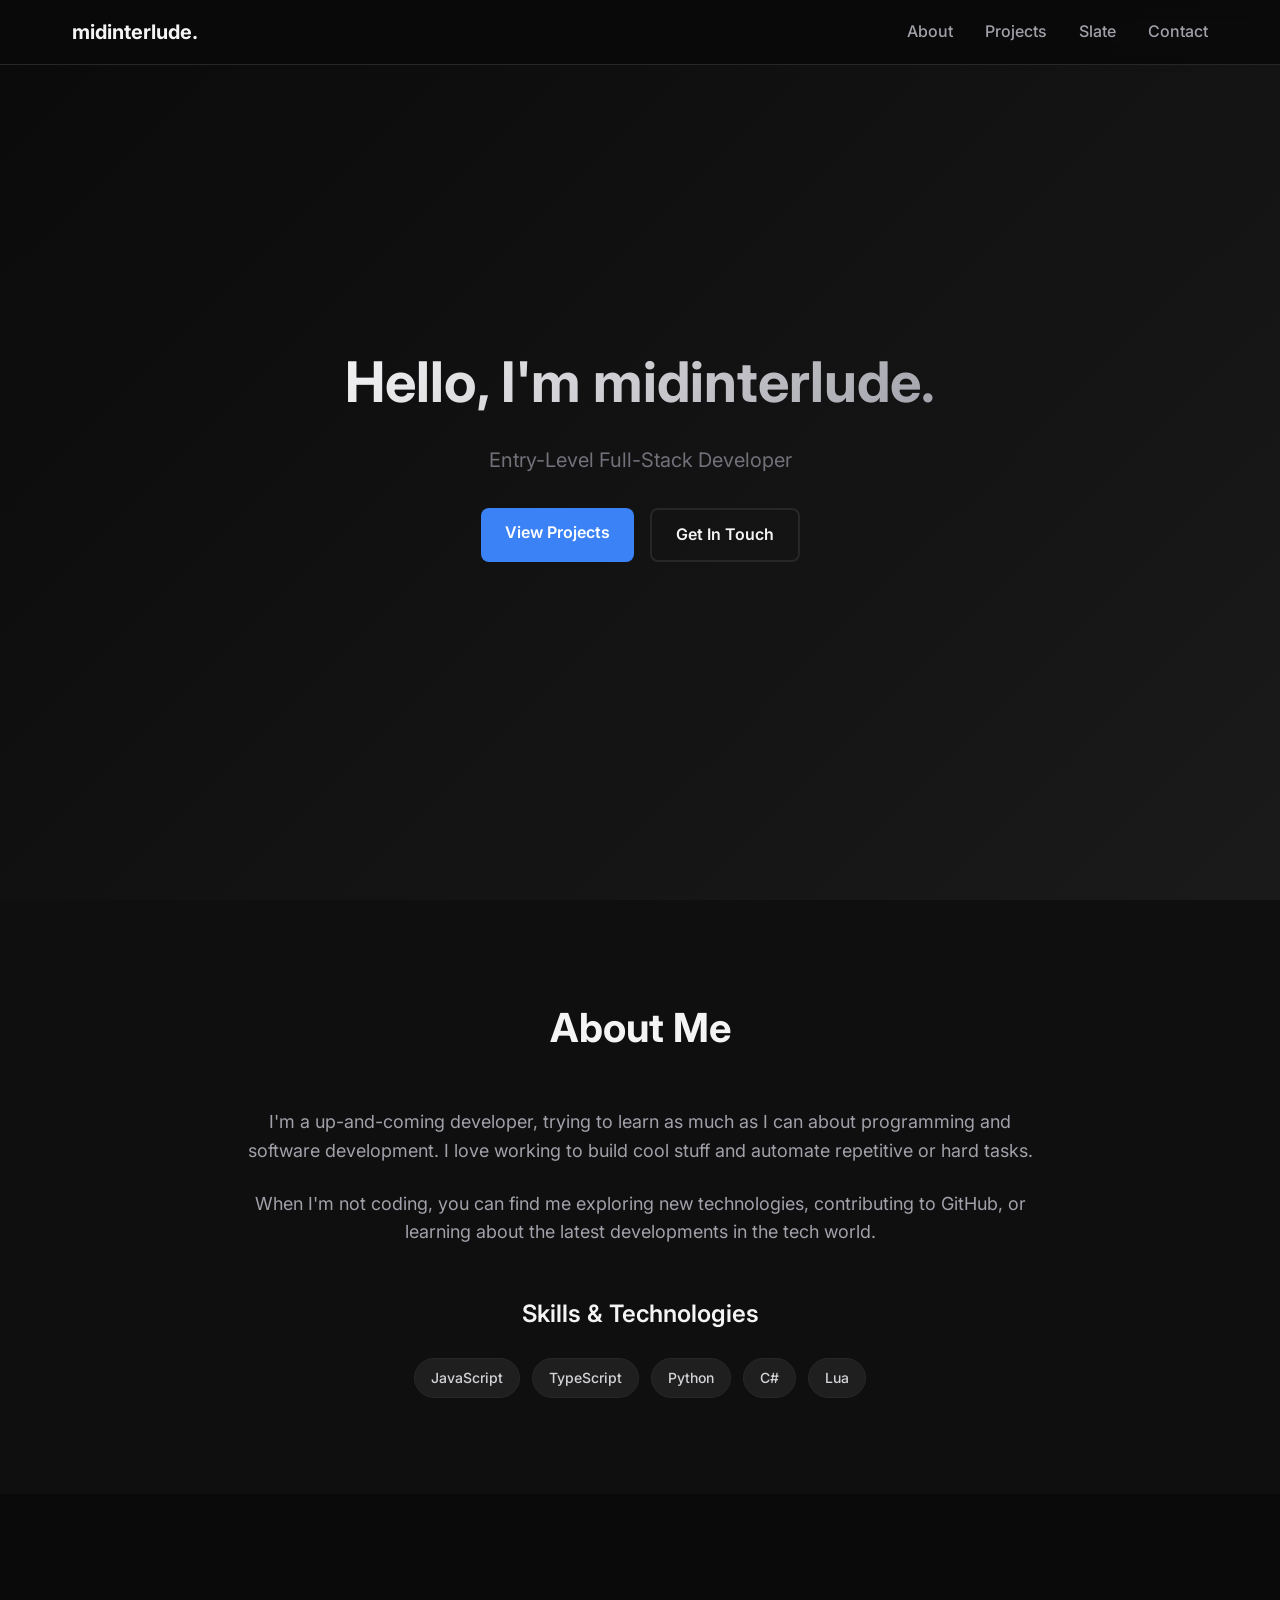
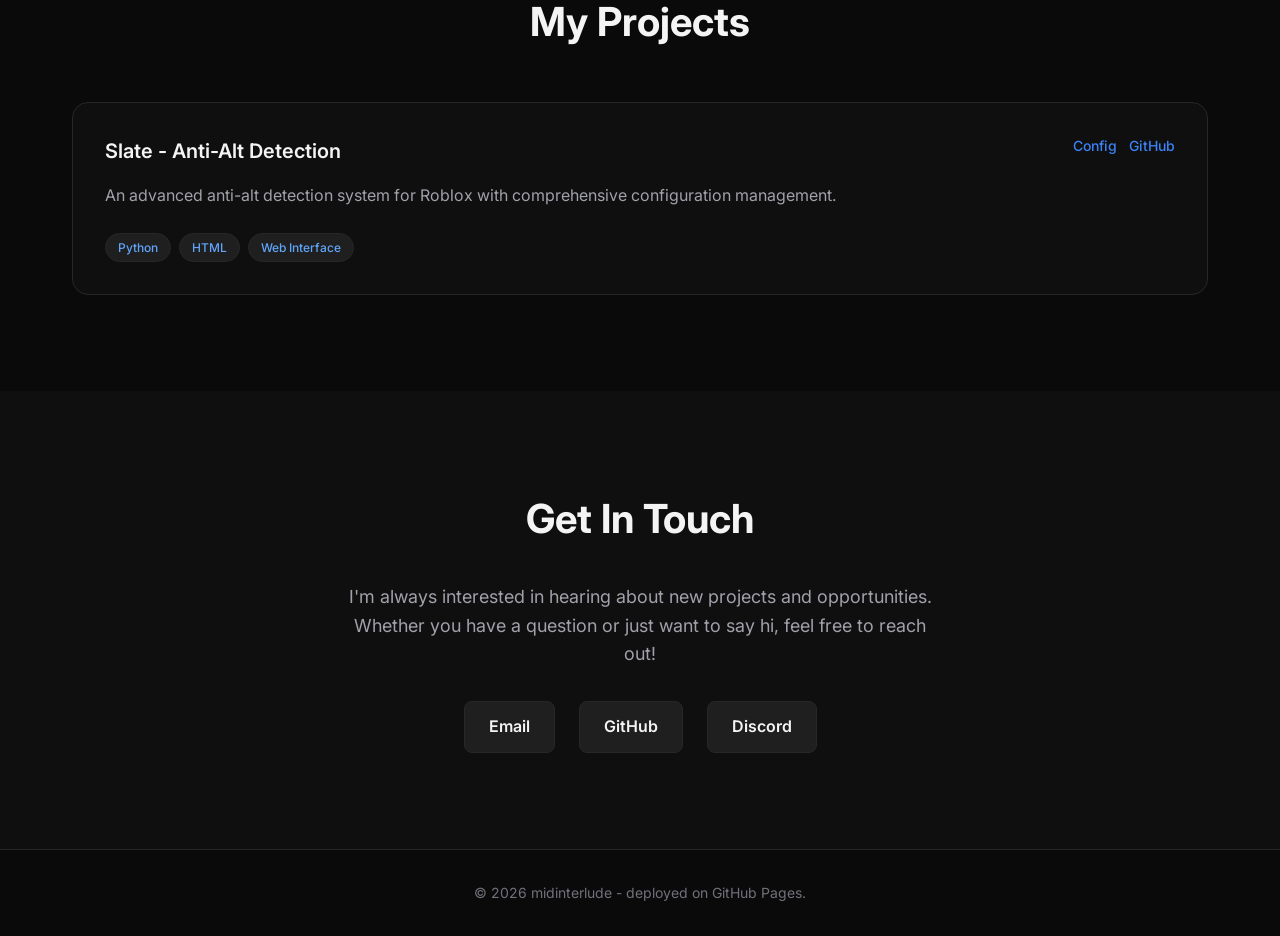
<file: index.html>
<!DOCTYPE html>
<html lang="en">
<head>
    <meta charset="UTF-8">
    <meta name="viewport" content="width=device-width, initial-scale=1.0">
    <title>midinterlude - portfolio</title>
    <link rel="stylesheet" href="styles.css">
    <link href="https://fonts.googleapis.com/css2?family=Inter:wght@400;500;600;700&display=swap" rel="stylesheet">
</head>
<body>
    <header>
        <nav>
            <div class="nav-container">
                <h1 class="nav-logo">midinterlude.</h1>
                <ul class="nav-links">
                    <li><a href="#about">About</a></li>
                    <li><a href="#projects">Projects</a></li>
                    <li><a href="slate/" target="_blank">Slate</a></li>
                    <li><a href="#contact">Contact</a></li>
                </ul>
            </div>
        </nav>
    </header>

    <main>
        <section id="hero">
            <div class="hero-content">
                <h1>Hello, I'm midinterlude.</h1>
                <p class="hero-subtitle">Entry-Level Full-Stack Developer</p>
                <div class="hero-buttons">
                    <a href="#projects" class="btn btn-primary">View Projects</a>
                    <a href="#contact" class="btn btn-secondary">Get In Touch</a>
                </div>
            </div>
        </section>

        <section id="about">
            <div class="container">
                <h2>About Me</h2>
                <div class="about-content">
                    <div class="about-text">
                        <p>
                            I'm a up-and-coming developer, trying to learn as much as I can about programming and software development. 
                            I love working to build cool stuff and automate repetitive or hard tasks.
                        </p>
                        <p>
                            When I'm not coding, you can find me exploring new technologies, contributing to GitHub, or learning about 
                            the latest developments in the tech world.
                        </p>
                        <div class="skills">
                            <h3>Skills & Technologies</h3>
                            <div class="skill-tags">
                                <span class="skill-tag">JavaScript</span>
                                <span class="skill-tag">TypeScript</span>
                                <span class="skill-tag">Python</span>
                                <span class="skill-tag">C#</span>
                                <span class="skill-tag">Lua</span>
                            </div>
                        </div>
                    </div>
                </div>
            </div>
        </section>

        <section id="projects">
            <div class="container">
                <h2>My Projects</h2>
                <div class="projects-grid">
                    <div class="project-card">
                        <div class="project-header">
                            <h3>Slate - Anti-Alt Detection</h3>
                            <div class="project-links">
                                <a href="slate/" class="project-link" target="_blank">Config</a>
                                <a href="https://github.com/midinterlude/Slate" class="project-link" target="_blank">GitHub</a>
                            </div>
                        </div>
                        <p class="project-description">
                            An advanced anti-alt detection system for Roblox with comprehensive configuration management.
                        </p>
                        <div class="project-tech">
                            <span class="tech-tag">Python</span>
                            <span class="tech-tag">HTML</span>
                            <span class="tech-tag">Web Interface</span>
                        </div>
                    </div>
                </div>
            </div>
        </section>

        <section id="contact">
            <div class="container">
                <h2>Get In Touch</h2>
                <div class="contact-content">
                    <p>
                        I'm always interested in hearing about new projects and opportunities. 
                        Whether you have a question or just want to say hi, feel free to reach out!
                    </p>
                    <div class="contact-links">
                        <a href="mailto:midinterlude.secrecy577@passmail.net" class="contact-link" target="_blank">Email</a>
                        <a href="https://github.com/midinterlude" class="contact-link" target="_blank">GitHub</a>
                        <a href="https://discordapp.com/users/1391896842219815066" class="contact-link" target="_blank">Discord</a>
                    </div>
                </div>
            </div>
        </section>
    </main>

    <footer>
        <div class="container">
            <p>&copy; 2026 midinterlude - deployed on GitHub Pages.</p>
        </div>
    </footer>
</body>

</html>
</file>
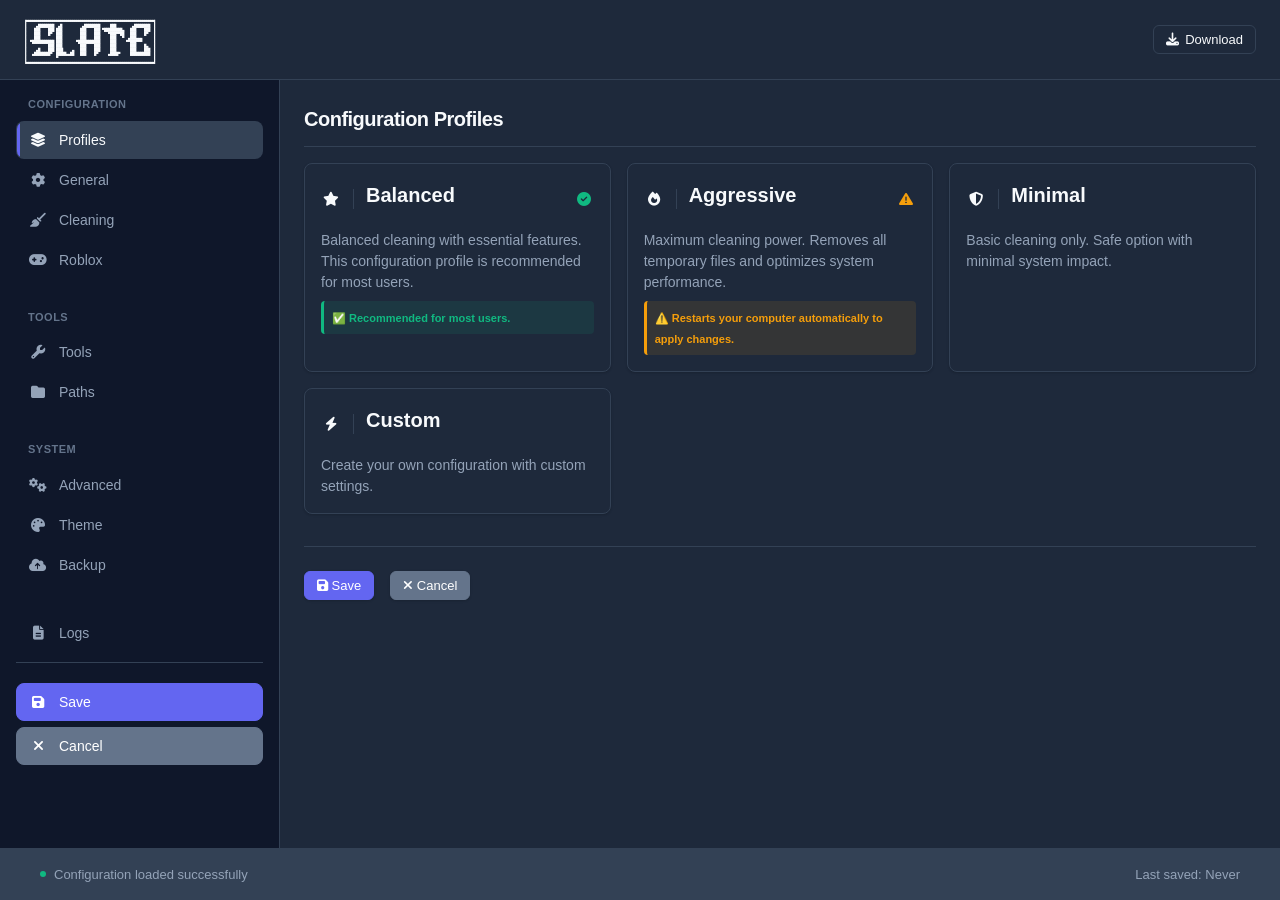
<file: slate/index.html>
<!DOCTYPE html>
<html lang="en">
<head>
    <meta charset="UTF-8">
    <meta name="viewport" content="width=device-width, initial-scale=1.0">
    <title>Slate - Configuration Manager</title>
    <link rel="stylesheet" href="https://cdnjs.cloudflare.com/ajax/libs/font-awesome/6.4.0/css/all.min.css">
    <style>
        @import url('https://fonts.googleapis.com/css2?family=Inter:wght@300;400;500;600;700&family=JetBrains+Mono:wght@400;500&display=swap');
        
        * {
            margin: 0;
            padding: 0;
            box-sizing: border-box;
        }

        :root {
            --bg-primary: #0f172a;        
            --bg-secondary: #1e293b;      
            --bg-tertiary: #334155;       
            --bg-elevated: #1e293b;       
            --bg-overlay: #0f172a;

            --border-primary: #334155;    
            --border-secondary: #1e293b;

            --text-primary: #f8fafc;      
            --text-secondary: #94a3b8;    
            --text-muted: #64748b;        
            --text-link: #818cf8;         

            --accent-primary: #6366f1;    
            --accent-hover: #4f46e5;

            --success: #10b981;           
            --danger: #f43f5e;             
            --warning: #f59e0b;           

            --code-bg: #1e293b;

            --shadow: 0 1px 3px rgba(0, 0, 0, 0.1), 0 1px 2px rgba(0, 0, 0, 0.06);
            --shadow-sm: 0 1px 2px rgba(0, 0, 0, 0.05);
            --shadow-lg: 0 10px 25px rgba(0, 0, 0, 0.1);
            --radius-sm: 6px;
            --radius-md: 8px;
            --radius-lg: 12px;
            --radius-xl: 16px;
        }

        body {
            font-family: 'Segoe UI', 'Roboto', 'Oxygen', 'Ubuntu', 'Cantarell', sans-serif;
            background: var(--bg-secondary);
            color: var(--text-primary);
            min-height: 100vh;
            line-height: 1.5;
            font-size: 14px;
        }

        .container {
            width: 100%;
            height: 100vh;
            background: var(--bg-secondary);
            border: none;
            border-radius: 0;
            box-shadow: none;
            overflow: hidden;
            display: flex;
            flex-direction: column;
            margin: 0;
        }

        .header {
            background: var(--bg-elevated);
            color: var(--text-primary);
            padding: 20px 24px;
            text-align: left;
            border-bottom: 1px solid var(--border-primary);
            border-radius: 0;
            display: flex;
            justify-content: space-between;
            align-items: center;
            height: 80px;
        }

        .header h1 {
            font-size: 4px;
            font-weight: 600;
            margin: 0;
            letter-spacing: -0.025em;
            color: var(--text-primary);
            white-space: pre;
            line-height: 1;
            font-family: 'Courier New', monospace;
            letter-spacing: -0.1em;
        }

        .header-actions {
            display: flex;
            gap: 8px;
            align-items: center;
        }

        .header-btn {
            padding: 6px 12px;
            background: var(--bg-elevated);
            color: var(--text-primary);
            border: 1px solid var(--border-primary);
            border-radius: var(--radius-sm);
            cursor: pointer;
            font-size: 13px;
            font-weight: 500;
            transition: all 0.15s ease;
            text-decoration: none;
            display: inline-flex;
            align-items: center;
            gap: 6px;
            box-shadow: none;
        }

        .header-btn:hover {
            background: var(--bg-overlay);
            border-color: var(--border-primary);
            transform: none;
            box-shadow: none;
        }


        .main-content {
            display: flex;
            flex: 1;
            min-height: 0;
        }

        .sidebar {
            background: var(--bg-primary);
            border-right: 1px solid var(--border-primary);
            padding: 16px;
            min-width: 280px;
            max-width: 280px;
            display: flex;
            flex-direction: column;
            gap: 8px;
            height: calc(100vh - 80px);
            overflow-y: auto;
        }

        .sidebar-actions {
            padding-top: 20px;
            border-top: 1px solid var(--border-primary);
            display: flex;
            flex-direction: column;
            gap: 4px;
        }

        .sidebar-btn {
            display: flex;
            align-items: center;
            width: 100%;
            padding: 10px 12px;
            margin-bottom: 2px;
            background: transparent;
            border: 1px solid transparent;
            border-radius: 8px;
            cursor: pointer;
            transition: all 0.2s cubic-bezier(0.25, 1.1, 0.4, 1);
            font-size: 14px;
            font-weight: 500;
            color: var(--text-secondary);
            text-decoration: none;
            position: relative;
        }

        .sidebar-btn i {
            width: 18px;
            text-align: center;
            flex-shrink: 0;
            margin-right: 12px;
            color: var(--text-secondary);
            transition: color 0.2s ease;
        }

        .sidebar-btn:hover {
            background: var(--bg-tertiary);
            color: var(--text-primary);
            transform: translateX(2px);
        }

        .sidebar-btn:hover i {
            color: var(--text-primary);
        }

        .sidebar-btn.btn-primary {
            background: var(--accent-primary) !important;
            color: white !important;
            border-color: var(--accent-primary) !important;
        }

        .sidebar-btn.btn-primary i {
            color: white !important;
        }

        .sidebar-btn.btn-primary:hover {
            transform: translateX(2px);
            opacity: 0.9;
        }

        .sidebar-btn.btn-secondary {
            background: var(--text-muted) !important;
            color: white !important;
            border-color: var(--text-muted) !important;
        }

        .sidebar-btn.btn-secondary i {
            color: white !important;
        }

        .sidebar-btn.btn-secondary:hover {
            background: var(--text-secondary) !important;
            border-color: var(--text-secondary) !important;
            transform: translateX(2px);
        }

        .nav-section {
            margin-bottom: 20px;
        }

        .nav-section-title {
            font-size: 11px;
            font-weight: 600;
            text-transform: uppercase;
            letter-spacing: 0.5px;
            color: var(--text-muted);
            margin-bottom: 8px;
            padding: 0 12px;
        }

        .nav-item {
            display: flex;
            align-items: center;
            width: 100%;
            padding: 10px 12px;
            margin-bottom: 2px;
            background: transparent;
            border: 1px solid transparent;
            border-radius: 8px;
            cursor: pointer;
            transition: all 0.2s cubic-bezier(0.25, 1.1, 0.4, 1);
            font-size: 14px;
            font-weight: 500;
            color: var(--text-secondary);
            text-decoration: none;
            position: relative;
        }

        .nav-item i {
            width: 18px;
            text-align: center;
            flex-shrink: 0;
            margin-right: 12px;
            color: var(--text-secondary);
            transition: color 0.2s ease;
        }

        .nav-item .divider {
            width: 1px;
            height: 16px;
            background: var(--border-primary);
            margin: 0 8px;
        }

        .nav-item:hover i,
        .nav-item.active i {
            color: var(--text-primary);
        }

        .nav-item:hover {
            background: var(--bg-tertiary);
            color: var(--text-primary);
            transform: translateX(2px);
        }

        .nav-item.active {
            background: var(--bg-tertiary);
            color: var(--text-primary);
            font-weight: 500;
            position: relative;
            overflow: hidden;
        }

        .nav-item.active::before {
            content: '';
            position: absolute;
            left: 0;
            top: 0;
            width: 3px;
            height: 100%;
            background: var(--accent-primary);
            border-radius: 0 2px 2px 0;
            animation: slideIn 0.3s cubic-bezier(0.25, 1.1, 0.4, 1);
        }

        @keyframes slideIn {
            from {
                transform: translateX(-100%);
            }
            to {
                transform: translateX(0);
            }
        }

        .nav-item.active .divider {
            background: rgba(255, 255, 255, 0.3) !important;
        }

        .content {
            flex: 1;
            padding: 24px;
            overflow-y: auto;
            max-height: calc(100vh - 60px);
            background: var(--bg-secondary);
        }

        .section {
            display: none;
        }

        .section.active {
            display: block;
            animation: fadeIn 0.2s ease;
        }

        @keyframes fadeIn {
            from { opacity: 0; transform: translateY(8px); }
            to { opacity: 1; transform: translateY(0); }
        }

        .section h2 {
            color: var(--text-primary);
            margin-bottom: 16px;
            font-size: 20px;
            font-weight: 600;
            letter-spacing: -0.025em;
            border-bottom: 1px solid var(--border-primary);
            padding-bottom: 12px;
        }

        .profile-cards {
            display: grid;
            grid-template-columns: repeat(auto-fit, minmax(280px, 1fr));
            gap: 16px;
            margin-bottom: 32px;
        }

        .profile-card {
            background: var(--bg-elevated);
            border: 1px solid var(--border-primary);
            border-radius: var(--radius-md);
            padding: 16px;
            cursor: pointer;
            transition: all 0.15s ease;
            text-align: left;
            box-shadow: var(--shadow);
        }

        .profile-card-header {
            display: flex;
            align-items: center;
            gap: 12px;
            margin-bottom: 12px;
        }

        .profile-card-header i {
            width: 20px;
            text-align: center;
            flex-shrink: 0;
        }

        .profile-card-header .divider {
            width: 1px;
            height: 20px;
            background: var(--border-primary);
            flex-shrink: 0;
        }

        .profile-card-header h3 {
            flex: 1;
            margin: 0;
        }

        .profile-card:hover {
            background: var(--bg-overlay);
            border-color: var(--border-primary);
            transform: none;
            box-shadow: var(--shadow-lg);
        }

        .profile-card.selected {
            background: var(--accent-primary);
            border-color: var(--accent-primary);
            color: white;
            box-shadow: var(--shadow);
            transform: none;
        }

        .profile-card h3 {
            color: var(--text-primary);
            margin-bottom: 8px;
            font-size: 1.25rem;
            font-weight: 600;
        }

        .profile-card.selected h3 {
            color: white;
        }

        .profile-card p {
            color: var(--text-secondary);
            font-size: 14px;
            line-height: 1.5;
            font-weight: 400;
        }

        .profile-card.selected p {
            color: rgba(255, 255, 255, 0.9);
        }

        .config-group {
            background: var(--bg-elevated);
            border: 1px solid var(--border-primary);
            border-radius: var(--radius-md);
            padding: 20px;
            margin-bottom: 16px;
            box-shadow: var(--shadow);
        }

        .config-group h3 {
            color: var(--text-primary);
            margin-bottom: 16px;
            font-size: 14px;
            font-weight: 600;
            letter-spacing: -0.025em;
        }

        .config-item {
            display: flex;
            align-items: center;
            justify-content: space-between;
            padding: 16px 0;
            border-bottom: 1px solid var(--border-secondary);
        }

        .config-item:last-child {
            border-bottom: none;
        }

        .config-label {
            flex: 1;
            font-weight: 500;
            color: var(--text-primary);
            font-size: 14px;
        }

        .config-description {
            font-size: 13px;
            color: var(--text-muted);
            margin-top: 4px;
            font-weight: 400;
        }

        .toggle-switch {
            position: relative;
            width: 40px;
            height: 22px;
            background: #d1d5db;
            border: 1px solid var(--border-primary);
            border-radius: 11px;
            cursor: pointer;
            transition: all 0.15s ease;
            box-shadow: none;
        }

        .toggle-switch.active {
            background: var(--accent-primary);
            border-color: var(--accent-primary);
            box-shadow: none;
        }

        .toggle-switch::after {
            content: '';
            position: absolute;
            top: 2px;
            left: 2px;
            width: 16px;
            height: 16px;
            background: #6b7280;
            border-radius: 50%;
            transition: all 0.15s ease;
            box-shadow: var(--shadow-sm);
        }

        .toggle-switch.active::after {
            transform: translateX(18px);
            background: white;
            box-shadow: var(--shadow-sm);
        }

        .text-input {
            padding: 6px 10px;
            background: var(--bg-elevated);
            border: 1px solid var(--border-primary);
            border-radius: var(--radius-sm);
            font-size: 13px;
            width: 200px;
            color: var(--text-primary);
            font-family: -apple-system, BlinkMacSystemFont, 'Segoe UI', sans-serif;
            transition: all 0.15s ease;
        }

        .text-input:focus {
            outline: none;
            border-color: var(--accent-primary);
            box-shadow: 0 0 0 2px rgba(91, 95, 222, 0.15);
            transform: none;
        }

        .text-input::placeholder {
            color: var(--text-muted);
        }

        .list-editor {
            border: 1px solid var(--border-primary);
            border-radius: var(--radius-md);
            padding: 20px;
            background: var(--bg-primary);
            box-shadow: var(--shadow-sm);
        }

        .list-item {
            display: flex;
            align-items: center;
            justify-content: space-between;
            padding: 14px;
            margin-bottom: 10px;
            background: var(--bg-elevated);
            border: 1px solid var(--border-secondary);
            border-radius: var(--radius-sm);
            font-family: 'JetBrains Mono', monospace;
            font-size: 13px;
            transition: all 0.2s ease;
        }

        .list-item:last-child {
            margin-bottom: 0;
        }

        .btn {
            padding: 6px 12px;
            border: 1px solid var(--border-primary);
            border-radius: var(--radius-sm);
            cursor: pointer;
            font-size: 13px;
            font-weight: 500;
            transition: all 0.15s ease;
            text-decoration: none;
            display: inline-block;
            text-align: center;
            font-family: -apple-system, BlinkMacSystemFont, 'Segoe UI', sans-serif;
            background: var(--bg-elevated);
            color: var(--text-primary);
            box-shadow: var(--shadow);
        }

        .btn:hover {
            transform: none;
            box-shadow: var(--shadow-lg);
        }

        .btn-primary {
            background: var(--accent-primary);
            color: white;
            border-color: var(--accent-primary);
        }

        .btn-primary:hover {
            background: var(--accent-hover);
            border-color: var(--accent-hover);
            box-shadow: var(--shadow-lg);
        }

        .btn-success {
            background: var(--success);
            color: white;
            border-color: var(--success);
        }

        .btn-success:hover {
            background: #059669;
            border-color: #059669;
            box-shadow: var(--shadow-lg);
        }

        .btn-danger {
            background: var(--danger);
            color: white;
            border-color: var(--danger);
        }

        .btn-danger:hover {
            background: #dc2626;
            color: white;
        }

        .btn-secondary {
            background: var(--text-muted);
            color: white;
            border-color: var(--text-muted);
        }

        .btn-secondary:hover {
            background: var(--text-secondary);
            border-color: var(--text-secondary);
            color: white;
        }

        .btn-sm {
            padding: 6px 12px;
            font-size: 12px;
        }

        .action-buttons {
            display: flex;
            gap: 16px;
            margin-top: 32px;
            padding-top: 24px;
            border-top: 1px solid var(--border-primary);
        }

        .status-bar {
            background: var(--bg-tertiary);
            padding: 16px 40px;
            display: flex;
            justify-content: space-between;
            align-items: center;
            font-size: 13px;
            border-top: 1px solid var(--border-primary);
            color: var(--text-secondary);
        }

        .status-indicator {
            display: flex;
            align-items: center;
            gap: 8px;
        }

        .status-dot {
            width: 6px;
            height: 6px;
            border-radius: 50%;
            background: var(--success);
        }

        .modal {
            display: none;
            position: fixed;
            top: 0;
            left: 0;
            width: 100%;
            height: 100%;
            background: rgba(0, 0, 0, 0.8);
            z-index: 1000;
            backdrop-filter: blur(4px);
        }

        .modal-content {
            position: absolute;
            top: 50%;
            left: 50%;
            transform: translate(-50%, -50%);
            background: var(--bg-secondary);
            border: 1px solid var(--border-primary);
            border-radius: var(--radius-lg);
            padding: 36px;
            max-width: 500px;
            width: 90%;
            box-shadow: var(--shadow);
        }

        .modal h3 {
            margin-bottom: 16px;
            color: var(--text-primary);
            font-size: 1.25rem;
            font-weight: 600;
        }

        .modal p {
            color: var(--text-secondary);
            margin-bottom: 24px;
            line-height: 1.5;
        }

        .modal-buttons {
            display: flex;
            gap: 12px;
            justify-content: flex-end;
        }

        .file-input-wrapper {
            position: relative;
            overflow: hidden;
            display: inline-block;
        }

        .file-input-wrapper input[type=file] {
            position: absolute;
            left: -9999px;
        }

        .file-input-label {
            padding: 12px 20px;
            background: linear-gradient(135deg, var(--accent-primary) 0%, var(--accent-hover) 100%);
            color: white;
            border-radius: var(--radius-sm);
            cursor: pointer;
            display: inline-block;
            font-size: 14px;
            font-weight: 500;
            transition: all 0.3s cubic-bezier(0.4, 0, 0.2, 1);
            border: 1px solid var(--accent-primary);
            box-shadow: var(--shadow-sm);
        }

        .file-input-label:hover {
            background: linear-gradient(135deg, var(--accent-hover) 0%, #ff4757 100%);
            border-color: var(--accent-hover);
            transform: translateY(-2px) scale(1.02);
            box-shadow: 0 8px 24px rgba(220, 20, 60, 0.4);
        }

        /* Theme Editor Styles */
        .theme-presets {
            display: grid;
            grid-template-columns: repeat(auto-fit, minmax(200px, 1fr));
            gap: 16px;
            margin-top: 16px;
        }

        .theme-preset {
            background: var(--bg-elevated);
            border: 1px solid var(--border-primary);
            border-radius: var(--radius-md);
            padding: 20px;
            cursor: pointer;
            transition: all 0.3s cubic-bezier(0.4, 0, 0.2, 1);
            text-align: center;
            box-shadow: var(--shadow-sm);
        }

        .theme-preset:hover {
            background: var(--bg-overlay);
            border-color: var(--accent-primary);
            transform: translateY(-4px) scale(1.02);
            box-shadow: 0 12px 32px rgba(220, 20, 60, 0.15);
        }

        .theme-preview {
            width: 100%;
            height: 60px;
            border-radius: var(--radius-sm);
            margin-bottom: 12px;
            border: 1px solid var(--border-secondary);
        }

        .slate-preview {
            background: linear-gradient(135deg, #0a0a0a 0%, #151515 50%, #dc143c 100%);
        }

        .slate-dark-preview {
            background: linear-gradient(135deg, #0f172a 0%, #1e293b 50%, #6366f1 100%);
        }

        .obsidian-preview {
            background: linear-gradient(135deg, #0d1117 0%, #161b22 50%, #1f6feb 100%);
        }

        .tokyo-night-preview {
            background: linear-gradient(135deg, #1a1b26 0%, #252526 50%, #3d59a1 100%);
        }

        .nord-preview {
            background: linear-gradient(135deg, #2e3440 0%, #3b4252 50%, #88c0d0 100%);
        }

        .dracula-preview {
            background: linear-gradient(135deg, #282a36 0%, #44475a 50%, #bd93f9 100%);
        }

        .light-preview {
            background: linear-gradient(135deg, #ffffff 0%, #f6f8fa 50%, #0366d6 100%);
        }

        .theme-preset h4 {
            color: var(--text-primary);
            margin-bottom: 4px;
            font-size: 14px;
            font-weight: 600;
        }

        .theme-preset p {
            color: var(--text-secondary);
            font-size: 12px;
            margin: 0;
        }

        .color-grid {
            display: grid;
            grid-template-columns: repeat(auto-fit, minmax(250px, 1fr));
            gap: 20px;
            margin-top: 16px;
        }

        .color-input-group {
            display: flex;
            flex-direction: column;
            gap: 8px;
        }

        .color-input-group label {
            color: var(--text-primary);
            font-size: 13px;
            font-weight: 500;
        }

        .color-input-group input[type="color"] {
            width: 50px;
            height: 35px;
            border: 1px solid var(--border-primary);
            border-radius: var(--radius-sm);
            cursor: pointer;
            background: var(--bg-primary);
            transition: all 0.2s ease;
        }

        .color-text {
            padding: 8px 12px;
            background: var(--bg-primary);
            border: 1px solid var(--border-primary);
            border-radius: var(--radius-sm);
            color: var(--text-primary);
            font-family: 'JetBrains Mono', monospace;
            font-size: 12px;
            transition: all 0.2s ease;
        }

        .color-text:focus {
            outline: none;
            border-color: var(--accent-primary);
        }

        /* Scrollbar styling */
        ::-webkit-scrollbar {
            width: 8px;
            height: 8px;
        }

        ::-webkit-scrollbar-track {
            background: var(--bg-primary);
        }

        ::-webkit-scrollbar-thumb {
            background: var(--border-primary);
            border-radius: 4px;
        }

        ::-webkit-scrollbar-thumb:hover {
            background: var(--bg-overlay);
        }

        @media (max-width: 768px) {
            .main-content {
                flex-direction: column;
            }
            
            .sidebar {
                width: 100%;
                border-right: none;
                border-bottom: 1px solid var(--border-primary);
            }
            
            .profile-cards {
                grid-template-columns: 1fr;
            }
            
            .container {
                margin: 0;
                border-radius: 0;
                min-height: 100vh;
            }
            
            .content {
                padding: 24px 20px;
            }
        }
    </style>
</head>
<body>
    <div class="container">
        <div class="header">
            <h1>
▐▀▀▀▀▀▀▀▀▀▀▀▀▀▀▀▀▀▀▀▀▀▀▀▀▀▀▀▀▀▀▀▀▀▀▀▀▀▀▀▀▀▀▀▀▀▀▀▀▀▀▀▀▀▀▀▀▀▀▀▀▀▀▀▀▌
▐     ▄████████  ▄█          ▄████████     ███        ▄████████  ▌
▐    ███    ███ ███         ███    ███ ▀█████████▄   ███    ███  ▌
▐    ███    █▀  ███         ███    ███    ▀███▀▀██   ███    █▀   ▌
▐    ███        ███         ███    ███     ███   ▀  ▄███▄▄▄      ▌
▐  ▀███████████ ███       ▀███████████     ███     ▀▀███▀▀▀      ▌
▐           ███ ███         ███    ███     ███       ███    █▄   ▌
▐     ▄█    ███ ███▌    ▄   ███    ███     ███       ███    ███  ▌
▐   ▄████████▀  █████▄▄██   ███    █▀     ▄████▀     ██████████  ▌
▐               ▀                                                ▌
▐▄▄▄▄▄▄▄▄▄▄▄▄▄▄▄▄▄▄▄▄▄▄▄▄▄▄▄▄▄▄▄▄▄▄▄▄▄▄▄▄▄▄▄▄▄▄▄▄▄▄▄▄▄▄▄▄▄▄▄▄▄▄▄▄▌
</h1>
            <div class="header-actions">
                <button class="header-btn" onclick="window.location.href = 'https://github.com/midinterlude/slate/releases/latest/';">
                    <i class="fas fa-download"></i>
                    Download
                </button>
            </div>
        </div>

        <div class="main-content">
            <div class="sidebar">
                <div class="nav-section">
                    <div class="nav-section-title">Configuration</div>
                    <button class="nav-item active" onclick="showSection('profiles')">
                        <i class="fas fa-layer-group"></i>
                        <span>Profiles</span>
                    </button>
                    <button class="nav-item" onclick="showSection('general')">
                        <i class="fas fa-cog"></i>
                        <span>General</span>
                    </button>
                    <button class="nav-item" onclick="showSection('cleaning')">
                        <i class="fas fa-broom"></i>
                        <span>Cleaning</span>
                    </button>
                    <button class="nav-item" onclick="showSection('roblox')">
                        <i class="fas fa-gamepad"></i>
                        <span>Roblox</span>
                    </button>
                </div>

                <div class="nav-section">
                    <div class="nav-section-title">Tools</div>
                    <button class="nav-item" onclick="showSection('tools')">
                        <i class="fas fa-wrench"></i>
                        <span>Tools</span>
                    </button>
                    <button class="nav-item" onclick="showSection('paths')">
                        <i class="fas fa-folder"></i>
                        <span>Paths</span>
                    </button>
                </div>

                <div class="nav-section">
                    <div class="nav-section-title">System</div>
                    <button class="nav-item" onclick="showSection('advanced')">
                        <i class="fas fa-cogs"></i>
                        <span>Advanced</span>
                    </button>
                    <button class="nav-item" onclick="showSection('theme')">
                        <i class="fas fa-palette"></i>
                        <span>Theme</span>
                    </button>
                    <button class="nav-item" onclick="showSection('backup')">
                        <i class="fas fa-cloud-upload-alt"></i>
                        <span>Backup</span>
                    </button>
                </div>
                <button class="nav-item" onclick="openLogLocation()">
                    <i class="fas fa-file-alt"></i>
                    <span>Logs</span>
                </button>
                
                <!-- Sidebar Action Buttons -->
                <div class="sidebar-actions">
                    <button class="sidebar-btn btn-primary" onclick="saveOnly()">
                        <i class="fas fa-save"></i>
                        <span>Save</span>
                    </button>
                    <button class="sidebar-btn btn-secondary" onclick="cancel()">
                        <i class="fas fa-times"></i>
                        <span>Cancel</span>
                    </button>
                </div>
            </div>

            <div class="content">
                <!-- Profiles Section -->
                <div id="profiles" class="section active">
                    <h2>Configuration Profiles</h2>
                    <div class="profile-cards">
                        <div class="profile-card" onclick="selectProfile('default')">
                            <div class="profile-card-header">
                                <i class="fas fa-star"></i>
                                <div class="divider"></div>
                                <h3>Balanced</h3>
                                <i class="fas fa-check-circle" style="color: #10b981; margin-left: auto; font-size: 14px;" title="Recommended profile"></i>
                            </div>
                            <p>Balanced cleaning with essential features. This configuration profile is recommended for most users.</p>
                            <div style="margin-top: 8px; padding: 6px 8px; background: rgba(16, 185, 129, 0.1); border-radius: 4px; border-left: 3px solid #10b981;">
                                <small style="color: #10b981; font-weight: 600; font-size: 11px;">✅ Recommended for most users.</small>
                            </div>
                        </div>
                        <div class="profile-card" onclick="selectProfile('aggressive')">
                            <div class="profile-card-header">
                                <i class="fas fa-fire"></i>
                                <div class="divider"></div>
                                <h3>Aggressive</h3>
                                <i class="fas fa-exclamation-triangle" style="color: #f59e0b; margin-left: auto; font-size: 14px;" title="This profile will restart your PC after cleaning"></i>
                            </div>
                            <p>Maximum cleaning power. Removes all temporary files and optimizes system performance.</p>
                            <div style="margin-top: 8px; padding: 6px 8px; background: rgba(245, 158, 11, 0.1); border-radius: 4px; border-left: 3px solid #f59e0b;">
                                <small style="color: #f59e0b; font-weight: 600; font-size: 11px;">⚠️ Restarts your computer automatically to apply changes.</small>
                            </div>
                        </div>
                        <div class="profile-card" onclick="selectProfile('minimal')">
                            <div class="profile-card-header">
                                <i class="fas fa-shield-alt"></i>
                                <div class="divider"></div>
                                <h3>Minimal</h3>
                            </div>
                            <p>Basic cleaning only. Safe option with minimal system impact.</p>
                        </div>
                        <div class="profile-card" onclick="selectProfile('custom')">
                            <div class="profile-card-header">
                                <i class="fas fa-bolt"></i>
                                <div class="divider"></div>
                                <h3>Custom</h3>
                            </div>
                            <p>Create your own configuration with custom settings.</p>
                        </div>
                    </div>
                </div>

                <!-- General Section -->
                <div id="general" class="section">
                    <h2>General Settings</h2>
                    <div class="config-group">
                        <h3>Logging</h3>
                        <div class="config-item">
                            <div>
                                <div class="config-label">Enable Logging</div>
                                <div class="config-description">Save detailed logs of all operations</div>
                            </div>
                            <div id="logging-enabled" class="toggle-switch active" onclick="toggleSwitch(this)"></div>
                        </div>
                        <div class="config-item">
                            <div>
                                <div class="config-label">Open Log on Exit</div>
                                <div class="config-description">Automatically open log file when cleaning completes</div>
                            </div>
                            <div id="open-log-on-exit" class="toggle-switch" onclick="toggleSwitch(this)"></div>
                        </div>
                        <div class="config-item">
                            <div>
                                <div class="config-label">Capture Console History</div>
                                <div class="config-description">Include previous console content in logs</div>
                            </div>
                            <div id="capture-console-history" class="toggle-switch active" onclick="toggleSwitch(this)"></div>
                        </div>
                    </div>

                    <div class="config-group">
                        <h3>Display</h3>
                        <div class="config-item">
                            <div>
                                <div class="config-label">Clear Screen on Sections</div>
                                <div class="config-description">Clear console between major operations</div>
                            </div>
                            <div id="clear-screen-on-sections" class="toggle-switch active" onclick="toggleSwitch(this)"></div>
                        </div>
                    </div>
                </div>

                <!-- Cleaning Section -->
                <div id="cleaning" class="section">
                    <h2>Cleaning Options</h2>
                    <div class="config-group">
                        <h3>Core Cleaning</h3>
                        <div class="config-item">
                            <div>
                                <div class="config-label">Kill Processes</div>
                                <div class="config-description">Terminate all Roblox processes</div>
                            </div>
                            <div id="kill-processes" class="toggle-switch active" onclick="toggleSwitch(this)"></div>
                        </div>
                        <div class="config-item">
                            <div>
                                <div class="config-label">Clean Folders</div>
                                <div class="config-description">Remove temporary and cache folders</div>
                            </div>
                            <div id="clean-folders" class="toggle-switch active" onclick="toggleSwitch(this)"></div>
                        </div>
                        <div class="config-item">
                            <div>
                                <div class="config-label">Remove Cookies</div>
                                <div class="config-description">Delete Roblox cookies and local storage</div>
                            </div>
                            <div id="remove-cookies" class="toggle-switch active" onclick="toggleSwitch(this)"></div>
                        </div>
                        <div class="config-item">
                            <div>
                                <div class="config-label">Clean Browser Cookies</div>
                                <div class="config-description">Remove Roblox cookies from web browsers</div>
                            </div>
                            <div id="clean-browser-cookies" class="toggle-switch" onclick="toggleSwitch(this)"></div>
                        </div>
                        <div class="config-item">
                            <div>
                                <div class="config-label">Flush DNS</div>
                                <div class="config-description">Clear DNS cache</div>
                            </div>
                            <div id="flush-dns" class="toggle-switch active" onclick="toggleSwitch(this)"></div>
                        </div>
                        <div class="config-item">
                            <div>
                                <div class="config-label">Clean Registry</div>
                                <div class="config-description">Remove Roblox registry entries</div>
                            </div>
                            <div id="clean-registry" class="toggle-switch active" onclick="toggleSwitch(this)"></div>
                        </div>
                        <div class="config-item">
                            <div>
                                <div class="config-label">Clean Prefetch</div>
                                <div class="config-description">Remove Windows prefetch files</div>
                            </div>
                            <div id="clean-prefetch" class="toggle-switch active" onclick="toggleSwitch(this)"></div>
                        </div>
                    </div>

                    <div class="config-group">
                        <h3>System</h3>
                        <div class="config-item">
                            <div>
                                <div class="config-label">Restart Explorer</div>
                                <div class="config-description">Restart Windows Explorer after cleaning</div>
                            </div>
                            <div id="restart-explorer" class="toggle-switch" onclick="toggleSwitch(this)"></div>
                        </div>
                    </div>
                </div>

                <!-- Roblox Section -->
                <div id="roblox" class="section">
                    <h2>Roblox Settings</h2>
                    <div class="config-group">
                        <h3>Client Management</h3>
                        <div class="config-item">
                            <div>
                                <div class="config-label">Download Roblox</div>
                                <div class="config-description">Download latest Roblox client after cleaning</div>
                            </div>
                            <div id="download-roblox" class="toggle-switch active" onclick="toggleSwitch(this)"></div>
                        </div>
                        <div class="config-item">
                            <div>
                                <div class="config-label">Launch Roblox on Exit</div>
                                <div class="config-description">Start Roblox when cleaning completes</div>
                            </div>
                            <div id="launch-roblox-on-exit" class="toggle-switch" onclick="toggleSwitch(this)"></div>
                        </div>
                        <div class="config-item">
                            <div>
                                <div class="config-label">Create AppSettings</div>
                                <div class="config-description">Generate AppSettings.xml file</div>
                            </div>
                            <div id="create-appsettings" class="toggle-switch active" onclick="toggleSwitch(this)"></div>
                        </div>
                        <div class="config-item">
                            <div>
                                <div class="config-label">Use Past Versions</div>
                                <div class="config-description">Use previous Roblox client versions instead of latest</div>
                            </div>
                            <div id="use-past-versions" class="toggle-switch" onclick="toggleSwitch(this)"></div>
                        </div>
                    </div>
                </div>

                <!-- Tools Section -->
                <div id="tools" class="section">
                    <h2>Tools & Utilities</h2>
                    <div class="config-group">
                        <h3>Network Spoofing</h3>
                        <div class="config-item">
                            <div>
                                <div class="config-label">Spoof MAC Address</div>
                                <div class="config-description">Randomize network adapter MAC addresses.</div>
                            </div>
                            <div id="tools_SpoofMAC" class="toggle-switch active" onclick="toggleSwitch(this); toggleMacOptions();"></div>
                        </div>
                        <div id="mac_options" style="display:none; margin-left: 20px; padding-left: 15px; border-left: 2px solid var(--border-primary); margin-top: 10px;">
                            <div class="config-item">
                                <div>
                                    <label for="tools_spoof_mac_mode" class="config-label">Spoofing Mode</label>
                                    <div class="config-description">Choose which adapters to spoof.</div>
                                </div>
                                <select id="tools_spoof_mac_mode" onchange="toggleMacAdapters()" class="text-input" style="width: auto;">
                                    <option value="all" selected>Spoof All Adapters</option>
                                    <option value="manual">Manual Selection</option>
                                </select>
                            </div>
                            <div id="mac_adapters_container" style="display:none; margin-top: 10px; padding-top: 10px; border-top: 1px solid var(--border-secondary);">
                                <label class="config-label">Target Adapters</label>
                                <div class="config-description" style="margin-bottom: 10px;">Enter one adapter "Connection Name" per line (e.g., "Ethernet").</div>
                                <textarea id="tools_spoof_mac_adapters" rows="4" class="text-input" style="width: 100%; min-height: 80px; font-family: 'JetBrains Mono', monospace;" placeholder="Ethernet&#10;Wi-Fi"></textarea>
                            </div>
                        </div>
                    </div>
                </div>

                <!-- Paths Section -->
                <div id="paths" class="section">
                    <h2>Paths & Directories</h2>
                    <div class="config-group">
                        <h3>Temporary Folders</h3>
                        <div class="list-editor" id="temp-folders">
                            <div class="list-item">
                                <span>%temp%</span>
                                <button class="btn btn-danger btn-sm" onclick="removeListItem(this)">Remove</button>
                            </div>
                            <div class="list-item">
                                <span>%temp%/*</span>
                                <button class="btn btn-danger btn-sm" onclick="removeListItem(this)">Remove</button>
                            </div>
                            <div class="list-item">
                                <span>%localappdata%\Temp</span>
                                <button class="btn btn-danger btn-sm" onclick="removeListItem(this)">Remove</button>
                            </div>
                            <div style="margin-top: 10px;">
                                <input type="text" class="text-input" id="new-temp-folder" placeholder="Enter new path">
                                <button class="btn btn-primary btn-sm" onclick="addListItem('temp-folders', 'new-temp-folder')">Add</button>
                            </div>
                        </div>
                    </div>

                    <div class="config-group">
                        <h3>Roblox Folders</h3>
                        <div class="list-editor" id="roblox-folders">
                            <div class="list-item">
                                <span>%localappdata%\Roblox</span>
                                <button class="btn btn-danger btn-sm" onclick="removeListItem(this)">Remove</button>
                            </div>
                            <div class="list-item">
                                <span>%appdata%\Roblox</span>
                                <button class="btn btn-danger btn-sm" onclick="removeListItem(this)">Remove</button>
                            </div>
                            <div class="list-item">
                                <span>%appdata%\Local\Roblox</span>
                                <button class="btn btn-danger btn-sm" onclick="removeListItem(this)">Remove</button>
                            </div>
                            <div style="margin-top: 10px;">
                                <input type="text" class="text-input" id="new-roblox-folder" placeholder="Enter new path">
                                <button class="btn btn-primary btn-sm" onclick="addListItem('roblox-folders', 'new-roblox-folder')">Add</button>
                            </div>
                        </div>
                    </div>
                </div>

                <!-- Advanced Section -->
                <div id="advanced" class="section">
                    <h2>Advanced Settings</h2>
                    <div class="config-group">
                        <h3>Behavior</h3>
                        <div class="config-item">
                            <div>
                                <div class="config-label">Show Command Output</div>
                                <div class="config-description">Display detailed command execution output</div>
                            </div>
                            <div id="show-command-output" class="toggle-switch active" onclick="toggleSwitch(this)"></div>
                        </div>
                        <div class="config-item">
                            <div>
                                <div class="config-label">Force File Deletion</div>
                                <div class="config-description">Attempt to remove read-only files</div>
                            </div>
                            <div id="force-file-deletion" class="toggle-switch active" onclick="toggleSwitch(this)"></div>
                        </div>
                        <div class="config-item">
                            <div>
                                <div class="config-label">Skip Confirmation Prompts</div>
                                <div class="config-description">Run without asking for confirmation</div>
                            </div>
                            <div id="skip-confirmation-prompts" class="toggle-switch" onclick="toggleSwitch(this)"></div>
                        </div>
                        <div class="config-item">
                            <div>
                                <div class="config-label">Auto Restart After Cleaning</div>
                                <div class="config-description">Automatically restart computer when done</div>
                            </div>
                            <div id="auto-restart-after-cleaning" class="toggle-switch" onclick="toggleSwitch(this)"></div>
                        </div>
                    </div>
                </div>

                <!-- Theme Section -->
                <div id="theme" class="section">
                    <h2>Theme Customization</h2>
                    
                    <div class="config-group">
                        <h3><i class="fas fa-palette"></i> Preset Themes</h3>
                        <div class="theme-presets">
                            <div class="theme-preset" onclick="applyTheme('slate')">
                                <div class="theme-preview slate-preview"></div>
                                <h4>Slate</h4>
                                <p>Original dark theme</p>
                            </div>
                            <div class="theme-preset" onclick="applyTheme('slate-dark')">
                                <div class="theme-preview slate-dark-preview"></div>
                                <h4>Slate Dark</h4>
                                <p>New dark theme</p>
                            </div>
                            <div class="theme-preset" onclick="applyTheme('obsidian')">
                                <div class="theme-preview obsidian-preview"></div>
                                <h4>Obsidian</h4>
                                <p>Dark theme with blue accents</p>
                            </div>
                            <div class="theme-preset" onclick="applyTheme('tokyo-night')">
                                <div class="theme-preview tokyo-night-preview"></div>
                                <h4>Tokyo Night</h4>
                                <p>Modern dark theme</p>
                            </div>
                            <div class="theme-preset" onclick="applyTheme('nord')">
                                <div class="theme-preview nord-preview"></div>
                                <h4>Nord</h4>
                                <p>Cool blue tones</p>
                            </div>
                            <div class="theme-preset" onclick="applyTheme('dracula')">
                                <div class="theme-preview dracula-preview"></div>
                                <h4>Dracula</h4>
                                <p>Purple dark theme</p>
                            </div>
                            <div class="theme-preset" onclick="applyTheme('light')">
                                <div class="theme-preview light-preview"></div>
                                <h4>Light</h4>
                                <p>You disgust me if you prefer this over other themes.</p>
                            </div>
                        </div>
                    </div>

                    <div class="config-group">
                        <h3><i class="fas fa-paint-brush"></i> Custom Colors</h3>
                        <div class="color-grid">
                            <div class="color-input-group">
                                <label>Primary Background</label>
                                <input type="color" id="bg-primary" value="#0a0a0a" onchange="updateCustomTheme()">
                                <input type="text" class="color-text" value="#0a0a0a" onchange="updateColorFromText('bg-primary', this.value)">
                            </div>
                            <div class="color-input-group">
                                <label>Secondary Background</label>
                                <input type="color" id="bg-secondary" value="#0f0f0f" onchange="updateCustomTheme()">
                                <input type="text" class="color-text" value="#0f0f0f" onchange="updateColorFromText('bg-secondary', this.value)">
                            </div>
                            <div class="color-input-group">
                                <label>Tertiary Background</label>
                                <input type="color" id="bg-tertiary" value="#151515" onchange="updateCustomTheme()">
                                <input type="text" class="color-text" value="#151515" onchange="updateColorFromText('bg-tertiary', this.value)">
                            </div>
                            <div class="color-input-group">
                                <label>Elevated Background</label>
                                <input type="color" id="bg-elevated" value="#1a1a1a" onchange="updateCustomTheme()">
                                <input type="text" class="color-text" value="#1a1a1a" onchange="updateColorFromText('bg-elevated', this.value)">
                            </div>
                            <div class="color-input-group">
                                <label>Primary Text</label>
                                <input type="color" id="text-primary" value="#e0e0e0" onchange="updateCustomTheme()">
                                <input type="text" class="color-text" value="#e0e0e0" onchange="updateColorFromText('text-primary', this.value)">
                            </div>
                            <div class="color-input-group">
                                <label>Secondary Text</label>
                                <input type="color" id="text-secondary" value="#999999" onchange="updateCustomTheme()">
                                <input type="text" class="color-text" value="#999999" onchange="updateColorFromText('text-secondary', this.value)">
                            </div>
                            <div class="color-input-group">
                                <label>Accent Color</label>
                                <input type="color" id="accent-primary" value="#dc143c" onchange="updateCustomTheme()">
                                <input type="text" class="color-text" value="#dc143c" onchange="updateColorFromText('accent-primary', this.value)">
                            </div>
                            <div class="color-input-group">
                                <label>Border Color</label>
                                <input type="color" id="border-primary" value="#222222" onchange="updateCustomTheme()">
                                <input type="text" class="color-text" value="#222222" onchange="updateColorFromText('border-primary', this.value)">
                            </div>
                            <div class="color-input-group">
                                <label>Success Color</label>
                                <input type="color" id="success" value="#26a69a" onchange="updateCustomTheme()">
                                <input type="text" class="color-text" value="#26a69a" onchange="updateColorFromText('success', this.value)">
                            </div>
                            <div class="color-input-group">
                                <label>Danger Color</label>
                                <input type="color" id="danger" value="#dc143c" onchange="updateCustomTheme()">
                                <input type="text" class="color-text" value="#dc143c" onchange="updateColorFromText('danger', this.value)">
                            </div>
                        </div>
                    </div>

                    <div class="config-group">
                        <h3><i class="fas fa-bolt"></i> Quick Actions</h3>
                        <div style="display: flex; gap: 12px; flex-wrap: wrap;">
                            <button class="btn btn-primary" onclick="exportTheme()"><i class="fas fa-download"></i> Export Theme</button>
                            <button class="btn btn-secondary" onclick="importTheme()"><i class="fas fa-upload"></i> Import Theme</button>
                            <button class="btn btn-secondary" onclick="resetTheme()"><i class="fas fa-undo"></i> Reset to Default</button>
                            <button class="btn btn-secondary" onclick="randomTheme()"><i class="fas fa-dice"></i> Random Theme</button>
                        </div>
                    </div>
                </div>

                <!-- Backup Section -->
                <div id="backup" class="section">
                    <h2>Backup & Restore</h2>
                    <div class="config-group">
                        <h3>Configuration Management</h3>
                        <div style="display: flex; gap: 15px; flex-wrap: wrap;">
                            <div class="file-input-wrapper">
                                <input type="file" id="import-config" accept=".json" onchange="importConfig(event)">
                                <label for="import-config" class="file-input-label"><i class="fas fa-upload"></i> Import Configuration</label>
                            </div>
                            <button class="btn btn-primary" onclick="exportConfig()"><i class="fas fa-download"></i> Export Configuration</button>
                            <button class="btn btn-success" onclick="backupConfig()"><i class="fas fa-save"></i> Create Backup</button>
                            <button class="btn btn-secondary" onclick="restoreConfig()"><i class="fas fa-history"></i> Restore Backup</button>
                        </div>
                    </div>

                    <div class="config-group">
                        <h3>Reset Options</h3>
                        <div style="display: flex; gap: 15px; flex-wrap: wrap;">
                            <button class="btn btn-danger" onclick="resetToDefaults()"><i class="fas fa-undo"></i> Reset to Defaults</button>
                            <button class="btn btn-danger" onclick="clearAllSettings()"><i class="fas fa-trash"></i> Clear All Settings</button>
                        </div>
                    </div>
                </div>

                <div class="action-buttons">
                    <button class="btn btn-primary" onclick="saveOnly()"><i class="fas fa-save"></i> Save</button>
                    <button class="btn btn-secondary" onclick="cancel()"><i class="fas fa-times"></i> Cancel</button>
                </div>
            </div>
        </div>

        <div class="status-bar">
            <div class="status-indicator">
                <div class="status-dot"></div>
                <span id="status-text">Configuration loaded successfully</span>
            </div>
            <div id="last-saved">Last saved: Never</div>
        </div>
    </div>

    <!-- Confirmation Modal -->
    <div id="confirmModal" class="modal">
        <div class="modal-content">
            <h3 id="modal-title">Confirm Action</h3>
            <p id="modal-message">Are you sure you want to proceed?</p>
            <div class="modal-buttons">
                <button class="btn btn-secondary" onclick="closeModal()">Cancel</button>
                <button class="btn btn-primary" id="modal-confirm">Confirm</button>
            </div>
        </div>
    </div>

    <script>
        // Download configuration function
        function downloadConfig() {
            const configData = JSON.stringify(config, null, 2);
            const blob = new Blob([configData], { type: 'application/json' });
            const url = URL.createObjectURL(blob);
            const a = document.createElement('a');
            a.href = url;
            a.download = 'slate-config.json';
            document.body.appendChild(a);
            a.click();
            document.body.removeChild(a);
            URL.revokeObjectURL(url);
            updateStatus('Configuration downloaded successfully');
        }

        // Configuration data structure
        let config = {
            general: {
                log_enabled: true,
                open_log_on_exit: false,
                capture_console_history: true,
                clear_screen_on_sections: true
            },
            cleaning: {
                kill_processes: true,
                clean_folders: true,
                remove_cookies: true,
                clean_browser_cookies: false,
                flush_dns: true,
                restart_explorer: false,
                clean_registry: true,
                clean_prefetch: true
            },
            roblox: {
                download_roblox: true,
                launch_roblox_on_exit: false,
                create_appsettings: true,
                use_past_versions: false
            },
            tools: {
                SpoofMAC: true,
                spoof_mac_mode: "all",
                spoof_mac_adapters: []
            },
            paths: {
                temp_folders: ["%temp%", "%temp%/*", "%localappdata%\\Temp"],
                roblox_folders: ["%localappdata%\\Roblox", "%appdata%\\Roblox", "%appdata%\\Local\\Roblox"]
            },
            processes: {
                roblox_processes: ["RobloxPlayerBeta.exe", "RobloxPlayerInstaller.exe"]
            },
            registry: {
                registry_paths: ["HKCU\\Software\\Roblox", "HKLM\\SOFTWARE\\Roblox Corporation"]
            },
            advanced: {
                show_command_output: true,
                force_file_deletion: true,
                skip_confirmation_prompts: false,
                auto_restart_after_cleaning: false
            }
        };

        // Profile definitions
        const profiles = {
            default: {
                general: {
                    log_enabled: true,
                    open_log_on_exit: false,
                    capture_console_history: true,
                    clear_screen_on_sections: true
                },
                cleaning: {
                    kill_processes: true,
                    clean_folders: true,
                    remove_cookies: true,
                    clean_browser_cookies: true,
                    flush_dns: true,
                    restart_explorer: false,
                    clean_registry: true,
                    clean_prefetch: true
                },
                roblox: {
                    download_roblox: true,
                    launch_roblox_on_exit: true,
                    create_appsettings: true,
                    use_past_versions: false
                },
                tools: {
                    SpoofMAC: true,
                    spoof_mac_mode: "all",
                    spoof_mac_adapters: []
                },
                advanced: {
                    show_command_output: true,
                    force_file_deletion: true,
                    skip_confirmation_prompts: false,
                    auto_restart_after_cleaning: true
                }
            },
            aggressive: {
                general: {
                    log_enabled: true,
                    open_log_on_exit: true,
                    capture_console_history: true,
                    clear_screen_on_sections: false
                },
                cleaning: {
                    kill_processes: true,
                    clean_folders: true,
                    remove_cookies: true,
                    clean_browser_cookies: true,
                    flush_dns: true,
                    restart_explorer: true,
                    clean_registry: true,
                    clean_prefetch: true
                },
                roblox: {
                    download_roblox: true,
                    launch_roblox_on_exit: true,
                    create_appsettings: true,
                    use_past_versions: false
                },
                tools: {
                    SpoofMAC: true,
                    spoof_mac_mode: "all",
                    spoof_mac_adapters: []
                },
                advanced: {
                    show_command_output: true,
                    force_file_deletion: true,
                    skip_confirmation_prompts: true,
                    auto_restart_after_cleaning: true
                }
            },
            minimal: {
                general: {
                    log_enabled: true,
                    open_log_on_exit: false,
                    capture_console_history: true,
                    clear_screen_on_sections: true
                },
                cleaning: {
                    kill_processes: true,
                    clean_folders: false,
                    remove_cookies: true,
                    clean_browser_cookies: true,
                    flush_dns: true,
                    restart_explorer: false,
                    clean_registry: false,
                    clean_prefetch: false
                },
                roblox: {
                    download_roblox: false,
                    launch_roblox_on_exit: true,
                    create_appsettings: false,
                    use_past_versions: false
                },
                tools: {
                    SpoofMAC: true,
                    spoof_mac_mode: "all",
                    spoof_mac_adapters: []
                },
                advanced: {
                    show_command_output: true,
                    force_file_deletion: true,
                    skip_confirmation_prompts: false,
                    auto_restart_after_cleaning: false
                }
            }
        };

        let currentProfile = 'default';
        let hasUnsavedChanges = false;

        // Theme management
        const themes = {
            slate: {
                'bg-primary': '#0a0a0a',
                'bg-secondary': '#0f0f0f',
                'bg-tertiary': '#151515',
                'bg-elevated': '#1a1a1a',
                'text-primary': '#e0e0e0',
                'text-secondary': '#999999',
                'accent-primary': '#dc143c',
                'border-primary': '#222222',
                'success': '#26a69a',
                'danger': '#dc143c'
            },
            obsidian: {
                'bg-primary': '#0d1117',
                'bg-secondary': '#161b22',
                'bg-tertiary': '#1c2128',
                'bg-elevated': '#21262d',
                'text-primary': '#f0f6fc',
                'text-secondary': '#8b949e',
                'accent-primary': '#1f6feb',
                'border-primary': '#30363d',
                'success': '#3fb950',
                'danger': '#f85149'
            },
            'slate-dark': {
                'bg-primary': '#0f172a',
                'bg-secondary': '#1e293b',
                'bg-tertiary': '#334155',
                'bg-elevated': '#1e293b',
                'text-primary': '#f8fafc',
                'text-secondary': '#94a3b8',
                'accent-primary': '#6366f1',
                'border-primary': '#334155'
            },
            'tokyo-night': {
                'bg-primary': '#1a1b26',
                'bg-secondary': '#1e1e1e',
                'bg-tertiary': '#2d2d44',
                'bg-elevated': '#252526',
                'text-primary': '#959cbd',
                'text-secondary': '#787c99',
                'accent-primary': '#3d59a1',
                'border-primary': '#30363d',
                'success': '#4caf50',
                'danger': '#f44336'
            },
            'github-dark': {
                'bg-primary': '#0d1117',
                'bg-secondary': '#161b22',
                'bg-tertiary': '#21262d',
                'bg-elevated': '#30363d',
                'text-primary': '#f0f6fc',
                'text-secondary': '#8b949e',
                'accent-primary': '#58a6ff',
                'border-primary': '#30363d',
                'success': '#3fb950',
                'danger': '#f85149'
            },
            'vscode-dark': {
                'bg-primary': '#1e1e1e',
                'bg-secondary': '#252526',
                'bg-tertiary': '#2d2d30',
                'bg-elevated': '#3e3e42',
                'text-primary': '#cccccc',
                'text-secondary': '#969696',
                'accent-primary': '#007acc',
                'border-primary': '#3e3e42',
                'success': '#4ec9b0',
                'danger': '#f44747'
            },
            nord: {
                'bg-primary': '#2e3440',
                'bg-secondary': '#3b4252',
                'bg-tertiary': '#434c5e',
                'bg-elevated': '#4c566a',
                'text-primary': '#d8dee9',
                'text-secondary': '#a5abb6',
                'accent-primary': '#88c0d0',
                'border-primary': '#4c566a',
                'success': '#a3be8c',
                'danger': '#bf616a'
            },
            dracula: {
                'bg-primary': '#282a36',
                'bg-secondary': '#44475a',
                'bg-tertiary': '#44475a',
                'bg-elevated': '#6272a4',
                'text-primary': '#f8f8f2',
                'text-secondary': '#e9e9f4',
                'accent-primary': '#bd93f9',
                'border-primary': '#6272a4',
                'success': '#50fa7b',
                'danger': '#ff5555'
            },
            light: {
                'bg-primary': '#ffffff',
                'bg-secondary': '#f6f8fa',
                'bg-tertiary': '#e1e4e8',
                'bg-elevated': '#ffffff',
                'text-primary': '#24292e',
                'text-secondary': '#586069',
                'accent-primary': '#0366d6',
                'border-primary': '#d1d5da',
                'success': '#28a745',
                'danger': '#d73a49'
            }
        };

        function applyTheme(themeName) {
            const theme = themes[themeName];
            if (theme) {
                Object.keys(theme).forEach(key => {
                    document.documentElement.style.setProperty(`--${key}`, theme[key]);
                    const colorInput = document.getElementById(key);
                    const textInput = document.querySelector(`input[onchange*="${key}"]`);
                    if (colorInput) {
                        colorInput.value = theme[key];
                    }
                    if (textInput && textInput.type === 'text') {
                        textInput.value = theme[key];
                    }
                });
                updateStatus(`Applied ${themeName} theme`);
                saveThemeToStorage(themeName);
            }
        }

        function updateCustomTheme() {
            const colorInputs = document.querySelectorAll('.color-grid input[type="color"]');
            colorInputs.forEach(input => {
                document.documentElement.style.setProperty(`--${input.id}`, input.value);
                const textInput = input.nextElementSibling;
                if (textInput && textInput.type === 'text') {
                    textInput.value = input.value;
                }
            });
            updateStatus('Custom theme updated');
            saveCustomThemeToStorage();
        }

        function updateColorFromText(colorId, value) {
            if (/^#[0-9A-F]{6}$/i.test(value)) {
                document.documentElement.style.setProperty(`--${colorId}`, value);
                const colorInput = document.getElementById(colorId);
                if (colorInput) {
                    colorInput.value = value;
                }
                updateStatus('Color updated');
                saveCustomThemeToStorage();
            } else {
                updateStatus('Invalid color format. Use #RRGGBB');
            }
        }

        
        function saveThemeToStorage(themeName) {
            localStorage.setItem('selected-theme', themeName);
        }

        function saveCustomThemeToStorage() {
            const currentTheme = {};
            Object.keys(themes.obsidian).forEach(key => {
                const style = getComputedStyle(document.documentElement);
                currentTheme[key] = style.getPropertyValue(`--${key}`).trim();
            });
            localStorage.setItem('custom-theme', JSON.stringify(currentTheme));
        }

        function loadThemeFromStorage() {
            const savedTheme = localStorage.getItem('selected-theme');
            const customTheme = localStorage.getItem('custom-theme');
            
            if (savedTheme && themes[savedTheme]) {
                applyTheme(savedTheme);
            } else if (customTheme) {
                try {
                    const theme = JSON.parse(customTheme);
                    Object.keys(theme).forEach(key => {
                        document.documentElement.style.setProperty(`--${key}`, theme[key]);
                        const colorInput = document.getElementById(key);
                        const textInput = document.querySelector(`input[onchange*="${key}"]`);
                        if (colorInput) {
                            colorInput.value = theme[key];
                        }
                        if (textInput && textInput.type === 'text') {
                            textInput.value = theme[key];
                        }
                    });
                } catch (error) {
                    console.error('Failed to load custom theme:', error);
                }
            }
        }

        // Initialize the GUI
        function initializeGUI() {
            loadThemeFromStorage();
            loadConfigFromStorage();
            updateUIFromConfig();
        }

        // Navigation
        function showSection(sectionId) {
            // Hide all sections
            document.querySelectorAll('.section').forEach(section => {
                section.classList.remove('active');
            });
            
            // Remove active class from all nav items
            document.querySelectorAll('.nav-item').forEach(item => {
                item.classList.remove('active');
            });
            
            // Show selected section
            document.getElementById(sectionId).classList.add('active');
            
            // Add active class to the button that contains the clicked element
            const clickedButton = event.target.closest('.nav-item');
            if (clickedButton) {
                clickedButton.classList.add('active');
            }
        }

        // Profile selection
        function selectProfile(profileName) {
            // Remove selected class from all profile cards
            document.querySelectorAll('.profile-card').forEach(card => {
                card.classList.remove('selected');
            });
            
            // Add selected class to clicked card
            event.currentTarget.classList.add('selected');
            
            if (profileName === 'custom') {
                updateStatus('Custom profile selected - modify settings in other sections');
                return;
            }
            
            // Load profile configuration
            if (profiles[profileName]) {
                config = { ...config, ...profiles[profileName] };
                currentProfile = profileName;
                updateUIFromConfig();
                updateStatus(`Loaded ${profileName} profile`);
                hasUnsavedChanges = true;
            }
        }

        // Toggle switches
        function toggleSwitch(element) {
            element.classList.toggle('active');
            hasUnsavedChanges = true;
            updateStatus('Configuration updated');
        }

        function toggleMacOptions() {
            const enabled = document.getElementById('tools_SpoofMAC').classList.contains('active');
            document.getElementById('mac_options').style.display = enabled ? 'block' : 'none';
            if (enabled) {
                toggleMacAdapters();
            }
        }

        function toggleMacAdapters() {
            const mode = document.getElementById('tools_spoof_mac_mode').value;
            document.getElementById('mac_adapters_container').style.display = (mode === 'manual') ? 'block' : 'none';
        }

        // List management
        function addListItem(listId, inputId) {
            const input = document.getElementById(inputId);
            const value = input.value.trim();
            
            if (value) {
                const list = document.getElementById(listId);
                const newItem = document.createElement('div');
                newItem.className = 'list-item';
                newItem.innerHTML = `
                    <span>${value}</span>
                    <button class="btn btn-danger btn-sm" onclick="removeListItem(this)">Remove</button>
                `;
                
                // Insert before the add button
                const addButton = list.querySelector('div[style*="margin-top"]');
                list.insertBefore(newItem, addButton);
                
                input.value = '';
                hasUnsavedChanges = true;
                updateStatus('Item added to list');
            }
        }

        function removeListItem(button) {
            const item = button.parentElement;
            item.remove();
            hasUnsavedChanges = true;
            updateStatus('Item removed from list');
        }

        // Configuration management
        function updateUIFromConfig() {
            // Update toggle switches
            const toggleMappings = [
                ['general', 'log_enabled', 'general', 0],
                ['general', 'open_log_on_exit', 'general', 1],
                ['general', 'capture_console_history', 'general', 2],
                ['general', 'clear_screen_on_sections', 'general', 3],
                ['cleaning', 'kill_processes', 'cleaning', 0],
                ['cleaning', 'clean_folders', 'cleaning', 1],
                ['cleaning', 'remove_cookies', 'cleaning', 2],
                ['cleaning', 'clean_browser_cookies', 'cleaning', 3],
                ['cleaning', 'flush_dns', 'cleaning', 4],
                ['cleaning', 'clean_registry', 'cleaning', 5],
                ['cleaning', 'clean_prefetch', 'cleaning', 6],
                ['cleaning', 'restart_explorer', 'cleaning', 7],
                ['roblox', 'download_roblox', 'roblox', 0],
                ['roblox', 'launch_roblox_on_exit', 'roblox', 1],
                ['roblox', 'create_appsettings', 'roblox', 2],
                ['roblox', 'use_past_versions', 'roblox', 3],
                ['tools', 'SpoofMAC', 'tools', 0, 'tools_SpoofMAC'],
                ['advanced', 'show_command_output', 'advanced', 0],
                ['advanced', 'force_file_deletion', 'advanced', 1],
                ['advanced', 'skip_confirmation_prompts', 'advanced', 2],
                ['advanced', 'auto_restart_after_cleaning', 'advanced', 3]
            ];

            toggleMappings.forEach(([section, key, targetSection, index, id]) => {
                const sectionElement = document.getElementById(targetSection);
                if (sectionElement) {
                    const toggleId = id || key;
                    const toggles = sectionElement.querySelectorAll(id ? `#${id}` : '.toggle-switch');
                    if (toggles[index]) {
                        if (config[section][key]) {
                            toggles[index].classList.add('active');
                        } else {
                            toggles[index].classList.remove('active');
                        }
                    }
                }
            });

            // Update list items
            updateListFromConfig('temp-folders', config.paths.temp_folders);
            updateListFromConfig('roblox-folders', config.paths.roblox_folders);

            // Update MAC spoofing UI
            const toolsConfig = config.tools || {};
            document.getElementById('tools_spoof_mac_mode').value = toolsConfig.spoof_mac_mode || 'all';
            document.getElementById('tools_spoof_mac_adapters').value = (toolsConfig.spoof_mac_adapters || []).join('\n');
            
            toggleMacOptions(); // This will handle visibility
        }

        function updateListFromConfig(listId, items) {
            const list = document.getElementById(listId);
            const existingItems = list.querySelectorAll('.list-item');
            
            // Remove existing items (except the add button section)
            existingItems.forEach(item => {
                if (!item.querySelector('input')) {
                    item.remove();
                }
            });
            
            // Add new items
            const addButton = list.querySelector('div[style*="margin-top"]');
            items.forEach(item => {
                const newItem = document.createElement('div');
                newItem.className = 'list-item';
                newItem.innerHTML = `
                    <span>${item}</span>
                    <button class="btn btn-danger btn-sm" onclick="removeListItem(this)">Remove</button>
                `;
                list.insertBefore(newItem, addButton);
            });
        }

        function updateConfigFromUI() {
            // Update toggle switches
            const toggleMappings = [
                ['general', 'log_enabled', 'general', 0],
                ['general', 'open_log_on_exit', 'general', 1],
                ['general', 'capture_console_history', 'general', 2],
                ['general', 'clear_screen_on_sections', 'general', 3],
                ['cleaning', 'kill_processes', 'cleaning', 0],
                ['cleaning', 'clean_folders', 'cleaning', 1],
                ['cleaning', 'remove_cookies', 'cleaning', 2],
                ['cleaning', 'clean_browser_cookies', 'cleaning', 3],
                ['cleaning', 'flush_dns', 'cleaning', 4],
                ['cleaning', 'clean_registry', 'cleaning', 5],
                ['cleaning', 'clean_prefetch', 'cleaning', 6],
                ['cleaning', 'restart_explorer', 'cleaning', 7],
                ['roblox', 'download_roblox', 'roblox', 0],
                ['roblox', 'launch_roblox_on_exit', 'roblox', 1],
                ['roblox', 'create_appsettings', 'roblox', 2],
                ['roblox', 'use_past_versions', 'roblox', 3],
                ['tools', 'SpoofMAC', 'tools', 0, 'tools_SpoofMAC'],
                ['advanced', 'show_command_output', 'advanced', 0],
                ['advanced', 'force_file_deletion', 'advanced', 1],
                ['advanced', 'skip_confirmation_prompts', 'advanced', 2],
                ['advanced', 'auto_restart_after_cleaning', 'advanced', 3]
            ];

            toggleMappings.forEach(([section, key, targetSection, index, id]) => {
                const sectionElement = document.getElementById(targetSection);
                if (sectionElement) {
                    const toggleId = id || key;
                    const toggles = sectionElement.querySelectorAll(id ? `#${id}` : '.toggle-switch');
                    if (toggles[index]) {
                        config[section][key] = toggles[index].classList.contains('active');
                    }
                }
            });

            // Update list items
            config.paths.temp_folders = getListItems('temp-folders');
            config.paths.roblox_folders = getListItems('roblox-folders');

            // Update MAC spoofing config
            const adaptersText = document.getElementById('tools_spoof_mac_adapters').value;
            const adaptersList = adaptersText.split('\n').map(s => s.trim()).filter(s => s.length > 0);
            config.tools.spoof_mac_mode = document.getElementById('tools_spoof_mac_mode').value;
            config.tools.spoof_mac_adapters = adaptersList;
        }

        function getListItems(listId) {
            const list = document.getElementById(listId);
            const items = [];
            list.querySelectorAll('.list-item').forEach(item => {
                const text = item.querySelector('span');
                if (text) {
                    items.push(text.textContent);
                }
            });
            return items;
        }

        // Storage functions
        function loadConfigFromStorage() {
            const savedConfig = localStorage.getItem('roblox_cleaner_config');
            if (savedConfig) {
                try {
                    config = JSON.parse(savedConfig);
                } catch (e) {
                    console.error('Failed to load saved configuration:', e);
                }
            }
        }

        function saveConfigToStorage() {
            localStorage.setItem('roblox_cleaner_config', JSON.stringify(config));
            const now = new Date();
            document.getElementById('last-saved').textContent = `Last saved: ${now.toLocaleString()}`;
        }

        function getListItems(listId) {
            const list = document.getElementById(listId);
            const items = [];
            list.querySelectorAll('.list-item').forEach(item => {
                const text = item.querySelector('span');
                if (text) {
                    items.push(text.textContent);
                }
            });
            return items;
        }

        function getConfigFromUI() {
            return {
                general: {
                    log_enabled: document.querySelector('#logging-enabled')?.classList.contains('active') || false,
                    open_log_on_exit: document.querySelector('#open-log-on-exit')?.classList.contains('active') || false,
                    capture_console_history: document.querySelector('#capture-console-history')?.classList.contains('active') || false,
                    clear_screen_on_sections: document.querySelector('#clear-screen-on-sections')?.classList.contains('active') || false
                },
                cleaning: {
                    kill_processes: document.querySelector('#kill-processes')?.classList.contains('active') || false,
                    clean_folders: document.querySelector('#clean-folders')?.classList.contains('active') || false,
                    remove_cookies: document.querySelector('#remove-cookies')?.classList.contains('active') || false,
                    clean_browser_cookies: document.querySelector('#clean-browser-cookies')?.classList.contains('active') || false,
                    flush_dns: document.querySelector('#flush-dns')?.classList.contains('active') || false,
                    clean_registry: document.querySelector('#clean-registry')?.classList.contains('active') || false,
                    clean_prefetch: document.querySelector('#clean-prefetch')?.classList.contains('active') || false,
                    restart_explorer: document.querySelector('#restart-explorer')?.classList.contains('active') || false
                },
                roblox: {
                    download_roblox: document.querySelector('#download-roblox')?.classList.contains('active') || false,
                    launch_roblox_on_exit: document.querySelector('#launch-roblox-on-exit')?.classList.contains('active') || false,
                    create_appsettings: document.querySelector('#create-appsettings')?.classList.contains('active') || false,
                    use_past_versions: document.querySelector('#use-past-versions')?.classList.contains('active') || false
                },
                tools: {
                    SpoofMAC: document.getElementById('tools_SpoofMAC')?.classList.contains('active') || false,
                    spoof_mac_mode: document.getElementById('tools_spoof_mac_mode').value,
                    spoof_mac_adapters: document.getElementById('tools_spoof_mac_adapters').value.split('\n').map(s => s.trim()).filter(s => s.length > 0)
                },

                paths: {
                    temp_folders: getListItems('temp-folders'),
                    roblox_folders: getListItems('roblox-folders')
                },
                processes: {
                    roblox_processes: ['RobloxPlayerBeta.exe', 'RobloxPlayerLauncher.exe']
                },
                registry: {
                    roblox_keys: ['HKEY_LOCAL_MACHINE\\SOFTWARE\\Roblox', 'HKEY_CURRENT_USER\\SOFTWARE\\Roblox']
                },
                advanced: {
                    show_command_output: document.querySelector('#show-command-output')?.classList.contains('active') || false,
                    force_file_deletion: document.querySelector('#force-file-deletion')?.classList.contains('active') || false,
                    skip_confirmation_prompts: document.querySelector('#skip-confirmation-prompts')?.classList.contains('active') || false,
                    auto_restart_after_cleaning: document.querySelector('#auto-restart-after-cleaning')?.classList.contains('active') || false
                }
            };
        }

        // Save configuration and generate launcher files
        function saveLauncherFiles() {
            const config = getConfigFromUI();
            
            try {
                // Create and download config file
                const configBlob = new Blob([JSON.stringify(config, null, 4)], { type: 'application/json' });
                const configUrl = URL.createObjectURL(configBlob);
                const configLink = document.createElement('a');
                configLink.href = configUrl;
                configLink.download = 'slate.config.json';
                document.body.appendChild(configLink);
                configLink.click();
                document.body.removeChild(configLink);
                URL.revokeObjectURL(configUrl);
                
                updateStatus('Configuration file downloaded!');
                updateStatus('Next steps:');
                updateStatus('1. Download slate.exe from GitHub releases');
                updateStatus('2. Place slate.config.json in same folder');
                updateStatus('3. Run slate.exe');
                
                // Show simple instructions popup
                showSimpleInstructionsPopup();
                
                hasUnsavedChanges = false;
                updateLastSaved();
                
            } catch (error) {
                console.error('Error generating config file:', error);
                updateStatus('Error generating config file: ' + error.message, 'error');
            }
        }


        
        // Show simple instructions popup
        function showSimpleInstructionsPopup() {
            const popup = document.createElement('div');
            popup.style.cssText = `
                position: fixed;
                top: 50%;
                left: 50%;
                transform: translate(-50%, -50%);
                background: var(--bg-elevated);
                border: 1px solid var(--border-primary);
                border-radius: 12px;
                padding: 24px;
                box-shadow: 0 20px 25px -5px rgba(0, 0, 0, 0.1), 0 10px 10px -5px rgba(0, 0, 0, 0.04);
                z-index: 10000;
                max-width: 500px;
                width: 90%;
            `;
            
            popup.innerHTML = `
                <div style="display: flex; align-items: center; margin-bottom: 16px;">
                    <i class="fas fa-check-circle" style="color: #10b981; font-size: 24px; margin-right: 12px;"></i>
                    <h3 style="color: var(--text-primary); margin: 0; font-size: 18px;">Configuration File Downloaded!</h3>
                </div>
                
                <div style="color: var(--text-secondary); margin-bottom: 20px; line-height: 1.5;">
                    <p style="margin: 0 0 12px 0;"><strong>Simple Setup:</strong></p>
                    <ol style="margin: 0; padding-left: 20px;">
                        <li style="margin-bottom: 8px;">Download <strong>slate.exe</strong> from <a href="https://github.com/midinterlude/slate/releases" target="_blank" style="color: #3b82f6;">GitHub Releases</a></li>
                        <li style="margin-bottom: 8px;">Place <code style="background: var(--bg-overlay); padding: 2px 6px; border-radius: 4px; color: #3b82f6;">slate.config.json</code> in the same folder</li>
                        <li style="margin-bottom: 8px;"><strong>Double-click slate.exe</strong> to run</li>
                    </ol>
                </div>
                
                <div style="background: var(--bg-overlay); border-radius: 8px; padding: 12px; margin-bottom: 20px;">
                    <p style="margin: 0; color: var(--text-secondary); font-size: 14px;">
                        <i class="fas fa-info-circle" style="color: #3b82f6; margin-right: 8px;"></i>
                        <strong>That's it!</strong> No Python installation needed - just run the exe!
                    </p>
                </div>
                
                <div style="display: flex; gap: 12px; justify-content: flex-end;">
                    <button onclick="this.closest('div').remove()" style="
                        background: var(--bg-overlay);
                        color: var(--text-primary);
                        border: 1px solid var(--border-primary);
                        padding: 8px 16px;
                        border-radius: 6px;
                        cursor: pointer;
                        font-size: 14px;
                    ">Got it!</button>
                </div>
            `;
            
            // Add backdrop
            const backdrop = document.createElement('div');
            backdrop.style.cssText = `
                position: fixed;
                top: 0;
                left: 0;
                right: 0;
                bottom: 0;
                background: rgba(0, 0, 0, 0.5);
                z-index: 9999;
            `;
            backdrop.onclick = () => {
                document.body.removeChild(backdrop);
                document.body.removeChild(popup);
            };
            
            document.body.appendChild(backdrop);
            document.body.appendChild(popup);
        }

        function saveOnly() {
            const config = getConfigFromUI();
            
            try {
                // Create and download config file as JSON
                const configBlob = new Blob([JSON.stringify(config, null, 4)], { type: 'application/json' });
                const configUrl = URL.createObjectURL(configBlob);
                const configLink = document.createElement('a');
                configLink.href = configUrl;
                configLink.download = 'slate.config.json';
                document.body.appendChild(configLink);
                configLink.click();
                document.body.removeChild(configLink);
                URL.revokeObjectURL(configUrl);
                
                updateStatus('Configuration file saved as JSON');
                hasUnsavedChanges = false;
                updateLastSaved();
                
            } catch (error) {
                console.error('Error generating config file:', error);
                updateStatus('Error generating config file: ' + error.message, 'error');
            }
        }

        function exportConfig() {
            updateConfigFromUI();
            const configBlob = new Blob([JSON.stringify(config, null, 4)], { type: 'application/json' });
            const configUrl = URL.createObjectURL(configBlob);
            
            const link = document.createElement('a');
            link.href = configUrl;
            link.download = `roblox_cleaner_config_${new Date().toISOString().slice(0, 10)}.json`;
            link.click();
            
            URL.revokeObjectURL(configUrl);
            updateStatus('Configuration exported');
        }

        function importConfig(event) {
            const file = event.target.files[0];
            if (file) {
                const reader = new FileReader();
                reader.onload = function(e) {
                    try {
                        config = JSON.parse(e.target.result);
                        updateUIFromConfig();
                        saveConfigToStorage();
                        updateStatus('Configuration imported successfully');
                        hasUnsavedChanges = false;
                    } catch (error) {
                        updateStatus('Failed to import configuration: Invalid JSON');
                    }
                };
                reader.readAsText(file);
            }
        }

        function backupConfig() {
            const backup = {
                timestamp: new Date().toISOString(),
                config: config,
                profile: currentProfile
            };
            
            const backups = JSON.parse(localStorage.getItem('roblox_cleaner_backups') || '[]');
            backups.push(backup);
            
            // Keep only last 10 backups
            if (backups.length > 10) {
                backups.shift();
            }
            
            localStorage.setItem('roblox_cleaner_backups', JSON.stringify(backups));
            updateStatus('Configuration backup created');
        }

        function restoreConfig() {
            const backups = JSON.parse(localStorage.getItem('roblox_cleaner_backups') || '[]');
            if (backups.length === 0) {
                updateStatus('No backups available');
                return;
            }
            
            // Restore the most recent backup
            const latestBackup = backups[backups.length - 1];
            config = latestBackup.config;
            currentProfile = latestBackup.profile || 'custom';
            updateUIFromConfig();
            saveConfigToStorage();
            updateStatus('Configuration restored from backup');
            hasUnsavedChanges = false;
        }

        function resetToDefaults() {
            showModal('Reset to Defaults', 'Are you sure you want to reset all settings to default values?', () => {
                config = { ...config, ...profiles.default };
                currentProfile = 'default';
                updateUIFromConfig();
                saveConfigToStorage();
                updateStatus('Configuration reset to defaults');
                hasUnsavedChanges = false;
            });
        }

        function clearAllSettings() {
            showModal('Clear All Settings', 'Are you sure you want to clear all settings? This action cannot be undone.', () => {
                localStorage.removeItem('roblox_cleaner_config');
                localStorage.removeItem('roblox_cleaner_backups');
                initializeGUI();
                updateStatus('All settings cleared');
                hasUnsavedChanges = false;
            });
        }

        // Modal functions
        function showModal(title, message, onConfirm) {
            document.getElementById('modal-title').textContent = title;
            document.getElementById('modal-message').innerHTML = message;
            document.getElementById('confirmModal').style.display = 'block';
            
            const confirmBtn = document.getElementById('modal-confirm');
            confirmBtn.onclick = () => {
                onConfirm();
                closeModal();
            };
        }

        function closeModal() {
            document.getElementById('confirmModal').style.display = 'none';
        }

        // Status updates
        function updateStatus(message) {
            document.getElementById('status-text').textContent = message;
        }

        // Cancel function - closes the page
        function cancel() {
            console.log('Cancel function called');
            if (hasUnsavedChanges) {
                showModal('Unsaved Changes', 'You have unsaved changes. Are you sure you want to close without saving?', () => {
                    console.log('Attempting to close window');
                    try {
                        window.close();
                        // Fallback: redirect to midinterlude.github.io
                        window.location.href = 'https://midinterlude.github.io';
                    } catch (e) {
                        console.log('Window close failed, redirecting to midinterlude.github.io');
                        window.location.href = 'https://midinterlude.github.io';
                    }
                });
            } else {
                console.log('No unsaved changes, closing window');
                try {
                    window.close();
                    // Fallback: redirect to midinterlude.github.io
                    window.location.href = 'https://midinterlude.github.io';
                } catch (e) {
                    console.log('Window close failed, redirecting to midinterlude.github.io');
                    window.location.href = 'https://midinterlude.github.io';
                }
            }
        }

        // Log location function
        function openLogLocation() {
            const logPath = 'your-slate-directory\\misc\\slate.log';
            
            showModal('Log Location', 
                'Log files are stored at:<br><br>' +
                '<code style="background: var(--bg-secondary); padding: 8px; border-radius: 4px; font-family: monospace; display: inline-block;">' + logPath + '</code><br><br>' +
                'You can open this location in File Explorer or copy the path above.', 
                () => {
                    // Try to open the log location in explorer
                    try {
                        // This will only work in Windows/Edge
                        if (window.shell) {
                            window.shell.executeCommand('explorer', '/select,' + logPath);
                            updateStatus('Opening log location...');
                        } else {
                            // Fallback: copy to clipboard
                            navigator.clipboard.writeText(logPath);
                            updateStatus('Log path copied to clipboard!');
                        }
                    } catch (error) {
                        updateStatus('Could not open log location: ' + error.message);
                    }
                }
            );
        }

        // Initialize on load
        window.addEventListener('load', initializeGUI);

        // Warn before closing with unsaved changes
        window.addEventListener('beforeunload', (e) => {
            if (hasUnsavedChanges) {
                e.preventDefault();
                e.returnValue = '';
            }
        });

        // Close modal when clicking outside
        window.addEventListener('click', (e) => {
            const modal = document.getElementById('confirmModal');
            if (e.target === modal) {
                closeModal();
            }
        });
    </script>
</body>
</html>
</file>
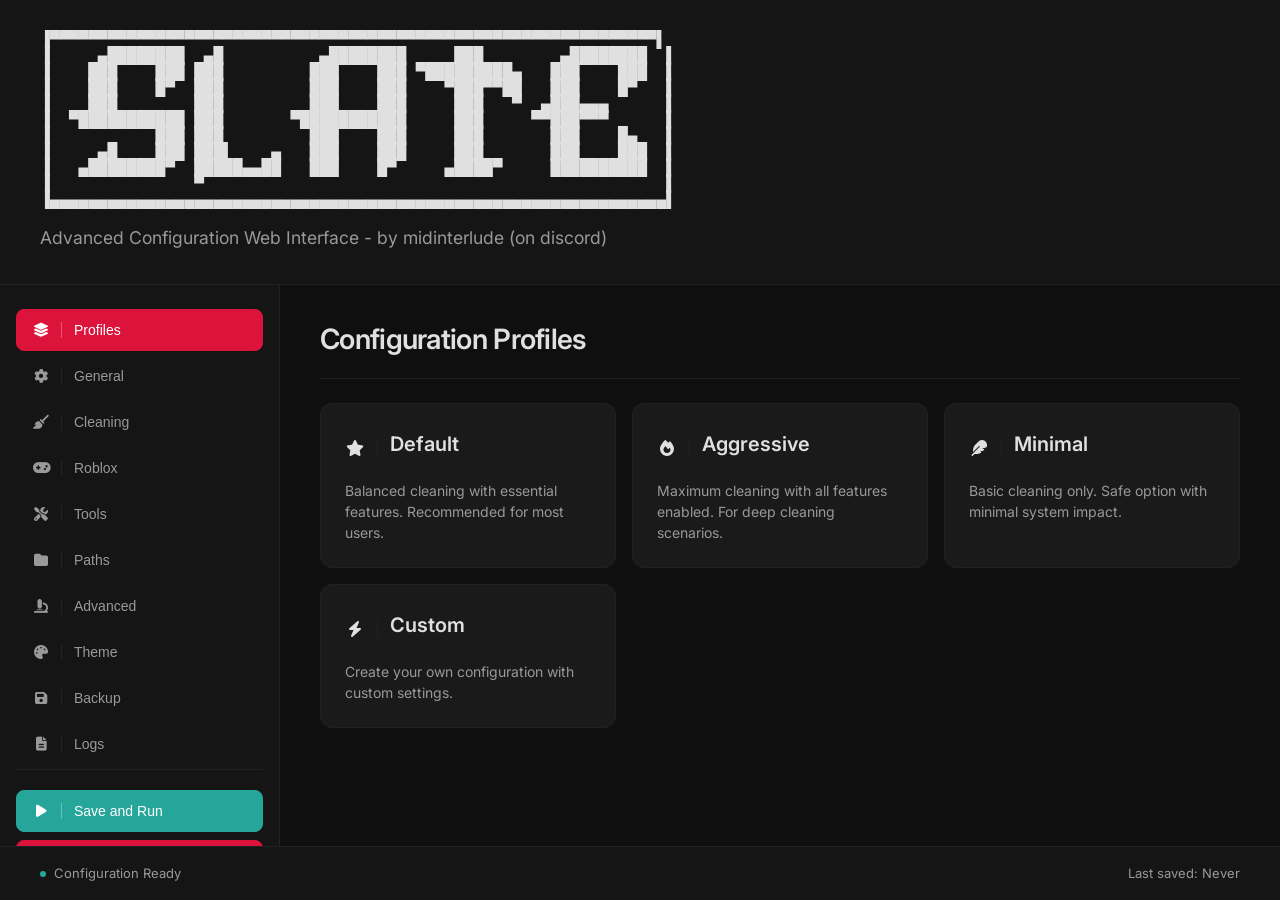
<file: slate-config.html>
<!DOCTYPE html>
<html lang="en">
<head>
    <meta charset="UTF-8">
    <meta name="viewport" content="width=device-width, initial-scale=1.0">
    <title>Slate - Configuration Manager</title>
    <link rel="stylesheet" href="https://cdnjs.cloudflare.com/ajax/libs/font-awesome/6.4.0/css/all.min.css">
    <style>
        @import url('https://fonts.googleapis.com/css2?family=Inter:wght@300;400;500;600;700&family=JetBrains+Mono:wght@400;500&display=swap');
        
        * {
            margin: 0;
            padding: 0;
            box-sizing: border-box;
        }

        :root {
            --bg-primary: #0a0a0a;
            --bg-secondary: #0f0f0f;
            --bg-tertiary: #151515;
            --bg-elevated: #1a1a1a;
            --bg-overlay: #222222;
            --border-primary: #222222;
            --border-secondary: #1a1a1a;
            --text-primary: #e0e0e0;
            --text-secondary: #999999;
            --text-muted: #666666;
            --text-link: #dc143c;
            --accent-primary: #dc143c;
            --accent-hover: #ff1744;
            --success: #26a69a;
            --danger: #dc143c;
            --warning: #ff9800;
            --code-bg: #0a0a0a;
            --shadow: 0 8px 24px rgba(0, 0, 0, 0.8);
        }

        body {
            font-family: 'Inter', -apple-system, BlinkMacSystemFont, 'Segoe UI', sans-serif;
            background: var(--bg-primary);
            color: var(--text-primary);
            min-height: 100vh;
            line-height: 1.6;
        }

        .container {
            width: 100%;
            height: 100vh;
            background: var(--bg-secondary);
            border: none;
            border-radius: 0;
            box-shadow: none;
            overflow: hidden;
            display: flex;
            flex-direction: column;
        }

        .header {
            background: var(--bg-tertiary);
            color: var(--text-primary);
            padding: 32px 40px;
            text-align: center;
            border-bottom: 1px solid var(--border-primary);
        }

        .header h1 {
            font-size: 2.5rem;
            font-weight: 500;
            margin-bottom: 8px;
            letter-spacing: normal;
        }

        .header p {
            font-size: 1.1rem;
            color: var(--text-secondary);
            font-weight: 400;
        }

        .main-content {
            display: flex;
            flex: 1;
            min-height: 0;
        }

        .sidebar {
            width: 280px;
            background: var(--bg-tertiary);
            border-right: 1px solid var(--border-primary);
            padding: 24px 16px;
            overflow-y: auto;
            display: flex;
            flex-direction: column;
        }

        .sidebar-actions {
            margin-top: auto;
            padding-top: 20px;
            border-top: 1px solid var(--border-primary);
            display: flex;
            flex-direction: column;
            gap: 4px;
        }

        .sidebar-btn {
            display: flex;
            align-items: center;
            width: 100%;
            padding: 12px 16px;
            margin-bottom: 4px;
            background: var(--bg-elevated);
            border: 1px solid var(--border-primary);
            border-radius: 8px;
            cursor: pointer;
            transition: all 0.15s ease;
            font-size: 14px;
            font-weight: 500;
            color: var(--text-secondary);
            text-decoration: none;
            gap: 12px;
        }

        .sidebar-btn:hover {
            background: var(--bg-overlay);
            color: var(--text-primary);
            border-color: var(--border-primary);
            transform: translateY(-1px);
        }

        .sidebar-btn.btn-success {
            background: var(--success);
            color: white;
            border-color: var(--success);
        }

        .sidebar-btn.btn-primary {
            background: var(--accent-primary);
            color: white;
            border-color: var(--accent-primary);
        }

        .sidebar-btn.btn-secondary {
            background: var(--bg-overlay);
            color: var(--text-primary);
            border-color: var(--border-primary);
        }

        .sidebar-btn i {
            width: 16px;
            text-align: center;
            flex-shrink: 0;
        }

        .sidebar-btn .divider {
            width: 1px;
            height: 16px;
            background: rgba(255, 255, 255, 0.3);
            flex-shrink: 0;
        }

        .sidebar-btn span {
            flex: 1;
            text-align: left;
        }

        .nav-item {
            display: flex;
            align-items: center;
            width: 100%;
            padding: 12px 16px;
            margin-bottom: 4px;
            background: transparent;
            border: 1px solid transparent;
            border-radius: 8px;
            cursor: pointer;
            transition: all 0.15s ease;
            font-size: 14px;
            font-weight: 500;
            color: var(--text-secondary);
            text-decoration: none;
        }

        .nav-item i {
            width: 16px;
            text-align: center;
            flex-shrink: 0;
            margin-right: 12px;
        }

        .nav-item .divider {
            width: 1px;
            height: 16px;
            background: var(--border-primary);
            flex-shrink: 0;
            margin-right: 12px;
        }

        .nav-item span {
            text-align: left;
            flex: 1;
        }

        .nav-item:hover {
            background: var(--bg-elevated);
            color: var(--text-primary);
            border-color: var(--border-primary);
        }

        .nav-item.active {
            background: var(--accent-primary) !important;
            color: white !important;
            border-color: var(--accent-primary) !important;
        }

        .nav-item.active i {
            color: white !important;
        }

        .nav-item.active .divider {
            background: rgba(255, 255, 255, 0.3) !important;
        }

        .content {
            flex: 1;
            padding: 32px 40px;
            overflow-y: auto;
            max-height: calc(100vh - 200px);
        }

        .section {
            display: none;
        }

        .section.active {
            display: block;
            animation: fadeIn 0.2s ease;
        }

        @keyframes fadeIn {
            from { opacity: 0; transform: translateY(8px); }
            to { opacity: 1; transform: translateY(0); }
        }

        .section h2 {
            color: var(--text-primary);
            margin-bottom: 24px;
            font-size: 1.75rem;
            font-weight: 600;
            letter-spacing: -0.025em;
            border-bottom: 1px solid var(--border-primary);
            padding-bottom: 16px;
        }

        .profile-cards {
            display: grid;
            grid-template-columns: repeat(auto-fit, minmax(280px, 1fr));
            gap: 16px;
            margin-bottom: 32px;
        }

        .profile-card {
            background: var(--bg-elevated);
            border: 1px solid var(--border-primary);
            border-radius: 12px;
            padding: 24px;
            cursor: pointer;
            transition: all 0.2s ease;
            text-align: left;
        }

        .profile-card-header {
            display: flex;
            align-items: center;
            gap: 12px;
            margin-bottom: 12px;
        }

        .profile-card-header i {
            width: 20px;
            text-align: center;
            flex-shrink: 0;
        }

        .profile-card-header .divider {
            width: 1px;
            height: 20px;
            background: var(--border-primary);
            flex-shrink: 0;
        }

        .profile-card-header h3 {
            flex: 1;
            margin: 0;
        }

        .profile-card:hover {
            background: var(--bg-overlay);
            border-color: var(--accent-primary);
            transform: translateY(-2px);
            box-shadow: 0 4px 16px rgba(88, 166, 255, 0.1);
        }

        .profile-card.selected {
            background: var(--accent-primary);
            border-color: var(--accent-primary);
            color: white;
        }

        .profile-card h3 {
            color: var(--text-primary);
            margin-bottom: 8px;
            font-size: 1.25rem;
            font-weight: 600;
        }

        .profile-card.selected h3 {
            color: white;
        }

        .profile-card p {
            color: var(--text-secondary);
            font-size: 14px;
            line-height: 1.5;
            font-weight: 400;
        }

        .profile-card.selected p {
            color: rgba(255, 255, 255, 0.9);
        }

        .config-group {
            background: var(--bg-elevated);
            border: 1px solid var(--border-primary);
            border-radius: 12px;
            padding: 24px;
            margin-bottom: 24px;
        }

        .config-group h3 {
            color: var(--text-primary);
            margin-bottom: 20px;
            font-size: 1.125rem;
            font-weight: 600;
            letter-spacing: -0.025em;
        }

        .config-item {
            display: flex;
            align-items: center;
            justify-content: space-between;
            padding: 16px 0;
            border-bottom: 1px solid var(--border-secondary);
        }

        .config-item:last-child {
            border-bottom: none;
        }

        .config-label {
            flex: 1;
            font-weight: 500;
            color: var(--text-primary);
            font-size: 14px;
        }

        .config-description {
            font-size: 13px;
            color: var(--text-muted);
            margin-top: 4px;
            font-weight: 400;
        }

        .toggle-switch {
            position: relative;
            width: 44px;
            height: 24px;
            background: var(--bg-overlay);
            border: 1px solid var(--border-primary);
            border-radius: 12px;
            cursor: pointer;
            transition: all 0.2s ease;
        }

        .toggle-switch.active {
            background: var(--accent-primary);
            border-color: var(--accent-primary);
        }

        .toggle-switch::after {
            content: '';
            position: absolute;
            top: 2px;
            left: 2px;
            width: 18px;
            height: 18px;
            background: white;
            border-radius: 50%;
            transition: transform 0.2s ease;
            box-shadow: 0 1px 3px rgba(0, 0, 0, 0.3);
        }

        .toggle-switch.active::after {
            transform: translateX(20px);
        }

        .text-input {
            padding: 8px 12px;
            background: var(--bg-primary);
            border: 1px solid var(--border-primary);
            border-radius: 6px;
            font-size: 14px;
            width: 200px;
            color: var(--text-primary);
            font-family: 'JetBrains Mono', monospace;
            transition: all 0.2s ease;
        }

        .text-input:focus {
            outline: none;
            border-color: var(--accent-primary);
            box-shadow: 0 0 0 3px rgba(31, 111, 235, 0.1);
        }

        .text-input::placeholder {
            color: var(--text-muted);
        }

        .list-editor {
            border: 1px solid var(--border-primary);
            border-radius: 8px;
            padding: 16px;
            background: var(--bg-primary);
        }

        .list-item {
            display: flex;
            align-items: center;
            justify-content: space-between;
            padding: 12px;
            margin-bottom: 8px;
            background: var(--bg-elevated);
            border: 1px solid var(--border-secondary);
            border-radius: 6px;
            font-family: 'JetBrains Mono', monospace;
            font-size: 13px;
        }

        .list-item:last-child {
            margin-bottom: 0;
        }

        .btn {
            padding: 10px 16px;
            border: 1px solid var(--border-primary);
            border-radius: 6px;
            cursor: pointer;
            font-size: 14px;
            font-weight: 500;
            transition: all 0.2s ease;
            text-decoration: none;
            display: inline-block;
            text-align: center;
            font-family: 'Inter', sans-serif;
            background: var(--bg-elevated);
            color: var(--text-primary);
        }

        .btn:hover {
            transform: translateY(-1px);
            box-shadow: 0 4px 12px rgba(0, 0, 0, 0.2);
        }

        .btn-primary {
            background: var(--accent-primary);
            color: white;
            border-color: var(--accent-primary);
        }

        .btn-primary:hover {
            background: var(--accent-hover);
            border-color: var(--accent-hover);
        }

        .btn-success {
            background: var(--success);
            color: white;
            border-color: var(--success);
        }

        .btn-success:hover {
            background: #2da844;
            border-color: #2da844;
        }

        .btn-danger {
            background: var(--danger);
            color: white;
            border-color: var(--danger);
        }

        .btn-danger:hover {
            background: #da3a32;
            border-color: #da3a32;
        }

        .btn-secondary {
            background: var(--bg-overlay);
            color: var(--text-primary);
            border-color: var(--border-primary);
        }

        .btn-secondary:hover {
            background: var(--bg-elevated);
            border-color: var(--border-primary);
        }

        .btn-sm {
            padding: 6px 12px;
            font-size: 12px;
        }

        .action-buttons {
            display: flex;
            gap: 16px;
            margin-top: 32px;
            padding-top: 24px;
            border-top: 1px solid var(--border-primary);
        }

        .status-bar {
            background: var(--bg-tertiary);
            padding: 16px 40px;
            display: flex;
            justify-content: space-between;
            align-items: center;
            font-size: 13px;
            border-top: 1px solid var(--border-primary);
            color: var(--text-secondary);
        }

        .status-indicator {
            display: flex;
            align-items: center;
            gap: 8px;
        }

        .status-dot {
            width: 6px;
            height: 6px;
            border-radius: 50%;
            background: var(--success);
        }

        .modal {
            display: none;
            position: fixed;
            top: 0;
            left: 0;
            width: 100%;
            height: 100%;
            background: rgba(0, 0, 0, 0.8);
            z-index: 1000;
            backdrop-filter: blur(4px);
        }

        .modal-content {
            position: absolute;
            top: 50%;
            left: 50%;
            transform: translate(-50%, -50%);
            background: var(--bg-secondary);
            border: 1px solid var(--border-primary);
            border-radius: 12px;
            padding: 32px;
            max-width: 500px;
            width: 90%;
            box-shadow: var(--shadow);
        }

        .modal h3 {
            margin-bottom: 16px;
            color: var(--text-primary);
            font-size: 1.25rem;
            font-weight: 600;
        }

        .modal p {
            color: var(--text-secondary);
            margin-bottom: 24px;
            line-height: 1.5;
        }

        .modal-buttons {
            display: flex;
            gap: 12px;
            justify-content: flex-end;
        }

        .file-input-wrapper {
            position: relative;
            overflow: hidden;
            display: inline-block;
        }

        .file-input-wrapper input[type=file] {
            position: absolute;
            left: -9999px;
        }

        .file-input-label {
            padding: 10px 16px;
            background: var(--accent-primary);
            color: white;
            border-radius: 6px;
            cursor: pointer;
            display: inline-block;
            font-size: 14px;
            font-weight: 500;
            transition: all 0.2s ease;
            border: 1px solid var(--accent-primary);
        }

        .file-input-label:hover {
            background: var(--accent-hover);
            border-color: var(--accent-hover);
        }

        /* Theme Editor Styles */
        .theme-presets {
            display: grid;
            grid-template-columns: repeat(auto-fit, minmax(200px, 1fr));
            gap: 16px;
            margin-top: 16px;
        }

        .theme-preset {
            background: var(--bg-elevated);
            border: 1px solid var(--border-primary);
            border-radius: 8px;
            padding: 16px;
            cursor: pointer;
            transition: all 0.2s ease;
            text-align: center;
        }

        .theme-preset:hover {
            background: var(--bg-overlay);
            border-color: var(--accent-primary);
            transform: translateY(-2px);
        }

        .theme-preview {
            width: 100%;
            height: 60px;
            border-radius: 6px;
            margin-bottom: 12px;
            border: 1px solid var(--border-secondary);
        }

        .slate-preview {
            background: linear-gradient(135deg, #0a0a0a 0%, #151515 50%, #dc143c 100%);
        }

        .obsidian-preview {
            background: linear-gradient(135deg, #0d1117 0%, #161b22 50%, #1f6feb 100%);
        }

        .github-preview {
            background: linear-gradient(135deg, #0d1117 0%, #21262d 50%, #58a6ff 100%);
        }

        .vscode-preview {
            background: linear-gradient(135deg, #1e1e1e 0%, #252526 50%, #007acc 100%);
        }

        .nord-preview {
            background: linear-gradient(135deg, #2e3440 0%, #3b4252 50%, #88c0d0 100%);
        }

        .dracula-preview {
            background: linear-gradient(135deg, #282a36 0%, #44475a 50%, #bd93f9 100%);
        }

        .light-preview {
            background: linear-gradient(135deg, #ffffff 0%, #f6f8fa 50%, #0366d6 100%);
        }

        .theme-preset h4 {
            color: var(--text-primary);
            margin-bottom: 4px;
            font-size: 14px;
            font-weight: 600;
        }

        .theme-preset p {
            color: var(--text-secondary);
            font-size: 12px;
            margin: 0;
        }

        .color-grid {
            display: grid;
            grid-template-columns: repeat(auto-fit, minmax(250px, 1fr));
            gap: 20px;
            margin-top: 16px;
        }

        .color-input-group {
            display: flex;
            flex-direction: column;
            gap: 8px;
        }

        .color-input-group label {
            color: var(--text-primary);
            font-size: 13px;
            font-weight: 500;
        }

        .color-input-group input[type="color"] {
            width: 50px;
            height: 35px;
            border: 1px solid var(--border-primary);
            border-radius: 6px;
            cursor: pointer;
            background: var(--bg-primary);
        }

        .color-text {
            padding: 6px 10px;
            background: var(--bg-primary);
            border: 1px solid var(--border-primary);
            border-radius: 4px;
            color: var(--text-primary);
            font-family: 'JetBrains Mono', monospace;
            font-size: 12px;
        }

        .color-text:focus {
            outline: none;
            border-color: var(--accent-primary);
        }

        /* Scrollbar styling */
        ::-webkit-scrollbar {
            width: 8px;
            height: 8px;
        }

        ::-webkit-scrollbar-track {
            background: var(--bg-primary);
        }

        ::-webkit-scrollbar-thumb {
            background: var(--border-primary);
            border-radius: 4px;
        }

        ::-webkit-scrollbar-thumb:hover {
            background: var(--bg-overlay);
        }

        @media (max-width: 768px) {
            .main-content {
                flex-direction: column;
            }
            
            .sidebar {
                width: 100%;
                border-right: none;
                border-bottom: 1px solid var(--border-primary);
            }
            
            .profile-cards {
                grid-template-columns: 1fr;
            }
            
            .container {
                margin: 0;
                border-radius: 0;
                min-height: 100vh;
            }
            
            .content {
                padding: 24px 20px;
            }
        }
    </style>
</head>
<body>
    <div class="container">
        <div class="header">
            <pre style="font-family: monospace; font-size: 1rem; line-height: 1; color: var(--text-primary); white-space: pre; text-align: left;">
▐▀▀▀▀▀▀▀▀▀▀▀▀▀▀▀▀▀▀▀▀▀▀▀▀▀▀▀▀▀▀▀▀▀▀▀▀▀▀▀▀▀▀▀▀▀▀▀▀▀▀▀▀▀▀▀▀▀▀▀▀▀▀▀▌
▐     ▄████████  ▄█          ▄████████     ███        ▄████████  ▌
▐    ███    ███ ███         ███    ███ ▀█████████▄   ███    ███  ▌
▐    ███    █▀  ███         ███    ███    ▀███▀▀██   ███    █▀   ▌
▐    ███        ███         ███    ███     ███   ▀  ▄███▄▄▄      ▌
▐  ▀███████████ ███       ▀███████████     ███     ▀▀███▀▀▀      ▌
▐           ███ ███         ███    ███     ███       ███    █▄   ▌
▐     ▄█    ███ ███▌    ▄   ███    ███     ███       ███    ███  ▌
▐   ▄████████▀  █████▄▄██   ███    █▀     ▄████▀     ██████████  ▌
▐               ▀                                                ▌
▐▄▄▄▄▄▄▄▄▄▄▄▄▄▄▄▄▄▄▄▄▄▄▄▄▄▄▄▄▄▄▄▄▄▄▄▄▄▄▄▄▄▄▄▄▄▄▄▄▄▄▄▄▄▄▄▄▄▄▄▄▄▄▄▄▌
            </pre>
            <p style="text-align: left;">Advanced Configuration Web Interface - by midinterlude (on discord)</p>
        </div>

        <div class="main-content">
            <div class="sidebar">
                <button class="nav-item active" onclick="showSection('profiles')">
                    <i class="fas fa-layer-group"></i>
                    <div class="divider"></div>
                    <span>Profiles</span>
                </button>
                <button class="nav-item" onclick="showSection('general')">
                    <i class="fas fa-cog"></i>
                    <div class="divider"></div>
                    <span>General</span>
                </button>
                <button class="nav-item" onclick="showSection('cleaning')">
                    <i class="fas fa-broom"></i>
                    <div class="divider"></div>
                    <span>Cleaning</span>
                </button>
                <button class="nav-item" onclick="showSection('roblox')">
                    <i class="fas fa-gamepad"></i>
                    <div class="divider"></div>
                    <span>Roblox</span>
                </button>
                <button class="nav-item" onclick="showSection('tools')">
                    <i class="fas fa-tools"></i>
                    <div class="divider"></div>
                    <span>Tools</span>
                </button>
                <button class="nav-item" onclick="showSection('paths')">
                    <i class="fas fa-folder"></i>
                    <div class="divider"></div>
                    <span>Paths</span>
                </button>
                <button class="nav-item" onclick="showSection('advanced')">
                    <i class="fas fa-microscope"></i>
                    <div class="divider"></div>
                    <span>Advanced</span>
                </button>
                <button class="nav-item" onclick="showSection('theme')">
                    <i class="fas fa-palette"></i>
                    <div class="divider"></div>
                    <span>Theme</span>
                </button>
                <button class="nav-item" onclick="showSection('backup')">
                    <i class="fas fa-save"></i>
                    <div class="divider"></div>
                    <span>Backup</span>
                </button>
                <button class="nav-item" onclick="openLogLocation()">
                    <i class="fas fa-file-alt"></i>
                    <div class="divider"></div>
                    <span>Logs</span>
                </button>
                
                <!-- Sidebar Action Buttons -->
                <div class="sidebar-actions">
                    <button class="sidebar-btn btn-success" onclick="saveLauncherFiles()">
                        <i class="fas fa-play"></i>
                        <div class="divider"></div>
                        <span>Save and Run</span>
                    </button>
                    <button class="sidebar-btn btn-primary" onclick="saveOnly()">
                        <i class="fas fa-save"></i>
                        <div class="divider"></div>
                        <span>Save Only</span>
                    </button>
                    <button class="sidebar-btn btn-secondary" onclick="cancel()">
                        <i class="fas fa-times"></i>
                        <div class="divider"></div>
                        <span>Cancel</span>
                    </button>
                </div>
            </div>

            <div class="content">
                <!-- Profiles Section -->
                <div id="profiles" class="section active">
                    <h2>Configuration Profiles</h2>
                    <div class="profile-cards">
                        <div class="profile-card" onclick="selectProfile('default')">
                            <div class="profile-card-header">
                                <i class="fas fa-star"></i>
                                <div class="divider"></div>
                                <h3>Default</h3>
                            </div>
                            <p>Balanced cleaning with essential features. Recommended for most users.</p>
                        </div>
                        <div class="profile-card" onclick="selectProfile('aggressive')">
                            <div class="profile-card-header">
                                <i class="fas fa-fire"></i>
                                <div class="divider"></div>
                                <h3>Aggressive</h3>
                            </div>
                            <p>Maximum cleaning with all features enabled. For deep cleaning scenarios.</p>
                        </div>
                        <div class="profile-card" onclick="selectProfile('minimal')">
                            <div class="profile-card-header">
                                <i class="fas fa-feather"></i>
                                <div class="divider"></div>
                                <h3>Minimal</h3>
                            </div>
                            <p>Basic cleaning only. Safe option with minimal system impact.</p>
                        </div>
                        <div class="profile-card" onclick="selectProfile('custom')">
                            <div class="profile-card-header">
                                <i class="fas fa-bolt"></i>
                                <div class="divider"></div>
                                <h3>Custom</h3>
                            </div>
                            <p>Create your own configuration with custom settings.</p>
                        </div>
                    </div>
                </div>

                <!-- General Section -->
                <div id="general" class="section">
                    <h2>General Settings</h2>
                    <div class="config-group">
                        <h3>Logging</h3>
                        <div class="config-item">
                            <div>
                                <div class="config-label">Enable Logging</div>
                                <div class="config-description">Save detailed logs of all operations</div>
                            </div>
                            <div id="logging-enabled" class="toggle-switch active" onclick="toggleSwitch(this)"></div>
                        </div>
                        <div class="config-item">
                            <div>
                                <div class="config-label">Open Log on Exit</div>
                                <div class="config-description">Automatically open log file when cleaning completes</div>
                            </div>
                            <div id="open-log-on-exit" class="toggle-switch" onclick="toggleSwitch(this)"></div>
                        </div>
                        <div class="config-item">
                            <div>
                                <div class="config-label">Capture Console History</div>
                                <div class="config-description">Include previous console content in logs</div>
                            </div>
                            <div id="capture-console-history" class="toggle-switch active" onclick="toggleSwitch(this)"></div>
                        </div>
                    </div>

                    <div class="config-group">
                        <h3>Display</h3>
                        <div class="config-item">
                            <div>
                                <div class="config-label">Clear Screen on Sections</div>
                                <div class="config-description">Clear console between major operations</div>
                            </div>
                            <div class="toggle-switch active" onclick="toggleSwitch(this)"></div>
                        </div>
                    </div>
                </div>

                <!-- Cleaning Section -->
                <div id="cleaning" class="section">
                    <h2>Cleaning Options</h2>
                    <div class="config-group">
                        <h3>Core Cleaning</h3>
                        <div class="config-item">
                            <div>
                                <div class="config-label">Kill Processes</div>
                                <div class="config-description">Terminate all Roblox processes</div>
                            </div>
                            <div class="toggle-switch active" onclick="toggleSwitch(this)"></div>
                        </div>
                        <div class="config-item">
                            <div>
                                <div class="config-label">Clean Registry</div>
                                <div class="config-description">Remove Roblox registry entries</div>
                            </div>
                            <div class="toggle-switch active" onclick="toggleSwitch(this)"></div>
                        </div>
                        <div class="config-item">
                            <div>
                                <div class="config-label">Clean Temp Files</div>
                                <div class="config-description">Remove temporary files and folders</div>
                            </div>
                            <div class="toggle-switch active" onclick="toggleSwitch(this)"></div>
                        </div>
                    </div>

                    <div class="config-group">
                        <h3>Advanced Cleaning</h3>
                        <div class="config-item">
                            <div>
                                <div class="config-label">Clean Browser Data</div>
                                <div class="config-description">Remove browser cookies and cache</div>
                            </div>
                            <div class="toggle-switch" onclick="toggleSwitch(this)"></div>
                        </div>
                        <div class="config-item">
                            <div>
                                <div class="config-label">Clean Discord Cache</div>
                                <div class="config-description">Remove Discord application cache</div>
                            </div>
                            <div class="toggle-switch" onclick="toggleSwitch(this)"></div>
                        </div>
                    </div>
                </div>

                <!-- Roblox Section -->
                <div id="roblox" class="section">
                    <h2>Roblox Settings</h2>
                    <div class="config-group">
                        <h3>Installation Paths</h3>
                        <div class="config-item">
                            <div>
                                <div class="config-label">Roblox Player Path</div>
                                <div class="config-description">Custom path to Roblox Player executable</div>
                            </div>
                            <input type="text" class="text-input" placeholder="%LOCALAPPDATA%\Roblox" />
                        </div>
                        <div class="config-item">
                            <div>
                                <div class="config-label">Roblox Studio Path</div>
                                <div class="config-description">Custom path to Roblox Studio executable</div>
                            </div>
                            <input type="text" class="text-input" placeholder="%LOCALAPPDATA%\RobloxStudio" />
                        </div>
                    </div>

                    <div class="config-group">
                        <h3>Behavior</h3>
                        <div class="config-item">
                            <div>
                                <div class="config-label">Auto-start Roblox</div>
                                <div class="config-description">Automatically launch Roblox after cleaning</div>
                            </div>
                            <div class="toggle-switch" onclick="toggleSwitch(this)"></div>
                        </div>
                        <div class="config-item">
                            <div>
                                <div class="config-label">Use Custom Launcher</div>
                                <div class="config-description">Use modified Roblox launcher</div>
                            </div>
                            <div class="toggle-switch" onclick="toggleSwitch(this)"></div>
                        </div>
                    </div>
                </div>

                <!-- Tools Section -->
                <div id="tools" class="section">
                    <h2>Tools & Utilities</h2>
                    <div class="config-group">
                        <h3>System Tools</h3>
                        <div class="config-item">
                            <div>
                                <div class="config-label">Process Monitor</div>
                                <div class="config-description">Monitor system processes during cleaning</div>
                            </div>
                            <div class="toggle-switch" onclick="toggleSwitch(this)"></div>
                        </div>
                        <div class="config-item">
                            <div>
                                <div class="config-label">Network Scanner</div>
                                <div class="config-description">Scan for network connections</div>
                            </div>
                            <div class="toggle-switch" onclick="toggleSwitch(this)"></div>
                        </div>
                        <div class="config-item">
                            <div>
                                <div class="config-label">File Analyzer</div>
                                <div class="config-description">Analyze suspicious files</div>
                            </div>
                            <div class="toggle-switch" onclick="toggleSwitch(this)"></div>
                        </div>
                    </div>

                    <div class="config-group">
                        <h3>External Tools</h3>
                        <div class="config-item">
                            <div>
                                <div class="config-label">Enable External Tools</div>
                                <div class="config-description">Allow integration with external utilities</div>
                            </div>
                            <div class="toggle-switch" onclick="toggleSwitch(this)"></div>
                        </div>
                    </div>
                </div>

                <!-- Paths Section -->
                <div id="paths" class="section">
                    <h2>Path Configuration</h2>
                    <div class="config-group">
                        <h3>System Paths</h3>
                        <div class="config-item">
                            <div>
                                <div class="config-label">Temp Directory</div>
                                <div class="config-description">Custom temporary directory path</div>
                            </div>
                            <input type="text" class="text-input" placeholder="%TEMP%" />
                        </div>
                        <div class="config-item">
                            <div>
                                <div class="config-label">Log Directory</div>
                                <div class="config-description">Custom log file directory</div>
                            </div>
                            <input type="text" class="text-input" placeholder="./logs" />
                        </div>
                        <div class="config-item">
                            <div>
                                <div class="config-label">Backup Directory</div>
                                <div class="config-description">Custom backup storage location</div>
                            </div>
                            <input type="text" class="text-input" placeholder="./backups" />
                        </div>
                    </div>

                    <div class="config-group">
                        <h3>Custom Paths</h3>
                        <div class="list-editor">
                            <div class="list-item">
                                <span>%APPDATA%\Roblox</span>
                                <button class="btn btn-sm btn-danger" onclick="removeListItem(this)">
                                    <i class="fas fa-trash"></i>
                                </button>
                            </div>
                            <div class="list-item">
                                <span>%LOCALAPPDATA%\Roblox</span>
                                <button class="btn btn-sm btn-danger" onclick="removeListItem(this)">
                                    <i class="fas fa-trash"></i>
                                </button>
                            </div>
                            <button class="btn btn-sm btn-primary" onclick="addListItem()">
                                <i class="fas fa-plus"></i> Add Path
                            </button>
                        </div>
                    </div>
                </div>

                <!-- Advanced Section -->
                <div id="advanced" class="section">
                    <h2>Advanced Settings</h2>
                    <div class="config-group">
                        <h3>Performance</h3>
                        <div class="config-item">
                            <div>
                                <div class="config-label">Thread Count</div>
                                <div class="config-description">Number of parallel threads for operations</div>
                            </div>
                            <input type="text" class="text-input" placeholder="Auto" />
                        </div>
                        <div class="config-item">
                            <div>
                                <div class="config-label">Timeout (seconds)</div>
                                <div class="config-description">Operation timeout in seconds</div>
                            </div>
                            <input type="text" class="text-input" placeholder="30" />
                        </div>
                    </div>

                    <div class="config-group">
                        <h3>Security</h3>
                        <div class="config-item">
                            <div>
                                <div class="config-label">Enable Sandbox</div>
                                <div class="config-description">Run operations in isolated environment</div>
                            </div>
                            <div class="toggle-switch" onclick="toggleSwitch(this)"></div>
                        </div>
                        <div class="config-item">
                            <div>
                                <div class="config-label">Verify Signatures</div>
                                <div class="config-description">Check digital signatures of files</div>
                            </div>
                            <div class="toggle-switch" onclick="toggleSwitch(this)"></div>
                        </div>
                    </div>
                </div>

                <!-- Theme Section -->
                <div id="theme" class="section">
                    <h2>Theme Customization</h2>
                    <div class="config-group">
                        <h3>Theme Presets</h3>
                        <div class="theme-presets">
                            <div class="theme-preset" onclick="selectTheme('slate')">
                                <div class="theme-preview slate-preview"></div>
                                <h4>Slate</h4>
                                <p>Default dark theme</p>
                            </div>
                            <div class="theme-preset" onclick="selectTheme('obsidian')">
                                <div class="theme-preview obsidian-preview"></div>
                                <h4>Obsidian</h4>
                                <p>GitHub-inspired dark</p>
                            </div>
                            <div class="theme-preset" onclick="selectTheme('github')">
                                <div class="theme-preview github-preview"></div>
                                <h4>GitHub</h4>
                                <p>Classic GitHub theme</p>
                            </div>
                            <div class="theme-preset" onclick="selectTheme('vscode')">
                                <div class="theme-preview vscode-preview"></div>
                                <h4>VS Code</h4>
                                <p>Editor-inspired theme</p>
                            </div>
                            <div class="theme-preset" onclick="selectTheme('nord')">
                                <div class="theme-preview nord-preview"></div>
                                <h4>Nord</h4>
                                <p>Nordic color palette</p>
                            </div>
                            <div class="theme-preset" onclick="selectTheme('dracula')">
                                <div class="theme-preview dracula-preview"></div>
                                <h4>Dracula</h4>
                                <p>Popular dark theme</p>
                            </div>
                            <div class="theme-preset" onclick="selectTheme('light')">
                                <div class="theme-preview light-preview"></div>
                                <h4>Light</h4>
                                <p>Clean light theme</p>
                            </div>
                        </div>
                    </div>

                    <div class="config-group">
                        <h3>Custom Colors</h3>
                        <div class="color-grid">
                            <div class="color-input-group">
                                <label>Primary Background</label>
                                <div style="display: flex; gap: 8px; align-items: center;">
                                    <input type="color" value="#0a0a0a" onchange="updateColor('bg-primary', this.value)">
                                    <input type="text" class="color-text" value="#0a0a0a" onchange="updateColorFromText('bg-primary', this.value)">
                                </div>
                            </div>
                            <div class="color-input-group">
                                <label>Secondary Background</label>
                                <div style="display: flex; gap: 8px; align-items: center;">
                                    <input type="color" value="#0f0f0f" onchange="updateColor('bg-secondary', this.value)">
                                    <input type="text" class="color-text" value="#0f0f0f" onchange="updateColorFromText('bg-secondary', this.value)">
                                </div>
                            </div>
                            <div class="color-input-group">
                                <label>Accent Color</label>
                                <div style="display: flex; gap: 8px; align-items: center;">
                                    <input type="color" value="#dc143c" onchange="updateColor('accent-primary', this.value)">
                                    <input type="text" class="color-text" value="#dc143c" onchange="updateColorFromText('accent-primary', this.value)">
                                </div>
                            </div>
                            <div class="color-input-group">
                                <label>Text Primary</label>
                                <div style="display: flex; gap: 8px; align-items: center;">
                                    <input type="color" value="#e0e0e0" onchange="updateColor('text-primary', this.value)">
                                    <input type="text" class="color-text" value="#e0e0e0" onchange="updateColorFromText('text-primary', this.value)">
                                </div>
                            </div>
                        </div>
                    </div>
                </div>

                <!-- Backup Section -->
                <div id="backup" class="section">
                    <h2>Backup & Restore</h2>
                    <div class="config-group">
                        <h3>Automatic Backup</h3>
                        <div class="config-item">
                            <div>
                                <div class="config-label">Enable Auto Backup</div>
                                <div class="config-description">Automatically backup configuration before changes</div>
                            </div>
                            <div class="toggle-switch active" onclick="toggleSwitch(this)"></div>
                        </div>
                        <div class="config-item">
                            <div>
                                <div class="config-label">Backup Frequency</div>
                                <div class="config-description">How often to create automatic backups</div>
                            </div>
                            <select class="text-input">
                                <option>Daily</option>
                                <option>Weekly</option>
                                <option>Monthly</option>
                            </select>
                        </div>
                        <div class="config-item">
                            <div>
                                <div class="config-label">Max Backups</div>
                                <div class="config-description">Maximum number of backups to keep</div>
                            </div>
                            <input type="text" class="text-input" placeholder="10" />
                        </div>
                    </div>

                    <div class="config-group">
                        <h3>Manual Backup</h3>
                        <div class="action-buttons">
                            <button class="btn btn-primary" onclick="createBackup()">
                                <i class="fas fa-download"></i> Create Backup
                            </button>
                            <button class="btn btn-secondary" onclick="restoreBackup()">
                                <i class="fas fa-upload"></i> Restore Backup
                            </button>
                            <div class="file-input-wrapper">
                                <input type="file" id="backup-file" accept=".json" onchange="loadBackup(event)">
                                <label for="backup-file" class="file-input-label">
                                    <i class="fas fa-folder-open"></i> Load Backup File
                                </label>
                            </div>
                        </div>
                    </div>
                </div>
            </div>
        </div>

        <div class="status-bar">
            <div class="status-indicator">
                <div class="status-dot"></div>
                <span>Configuration Ready</span>
            </div>
            <div>
                <span id="last-saved">Last saved: Never</span>
            </div>
        </div>
    </div>

    <!-- Modal -->
    <div id="modal" class="modal">
        <div class="modal-content">
            <h3 id="modal-title">Confirm Action</h3>
            <p id="modal-message">Are you sure you want to proceed?</p>
            <div class="modal-buttons">
                <button class="btn btn-secondary" onclick="closeModal()">Cancel</button>
                <button class="btn btn-primary" id="modal-confirm" onclick="confirmModalAction()">Confirm</button>
            </div>
        </div>
    </div>

    <script>
        // Configuration state
        let config = {
            profile: 'default',
            logging: {
                enabled: true,
                openOnExit: false,
                captureHistory: true
            },
            cleaning: {
                killProcesses: true,
                cleanRegistry: true,
                cleanTempFiles: true,
                cleanBrowserData: false,
                cleanDiscordCache: false
            },
            roblox: {
                autoStart: false,
                useCustomLauncher: false,
                playerPath: '%LOCALAPPDATA%\\Roblox',
                studioPath: '%LOCALAPPDATA%\\RobloxStudio'
            },
            tools: {
                processMonitor: false,
                networkScanner: false,
                fileAnalyzer: false,
                externalTools: false
            },
            paths: {
                tempDir: '%TEMP%',
                logDir: './logs',
                backupDir: './backups',
                customPaths: ['%APPDATA%\\Roblox', '%LOCALAPPDATA%\\Roblox']
            },
            advanced: {
                threadCount: 'Auto',
                timeout: 30,
                sandbox: false,
                verifySignatures: false
            },
            backup: {
                autoBackup: true,
                frequency: 'Daily',
                maxBackups: 10
            },
            theme: {
                preset: 'slate',
                colors: {
                    'bg-primary': '#0a0a0a',
                    'bg-secondary': '#0f0f0f',
                    'accent-primary': '#dc143c',
                    'text-primary': '#e0e0e0'
                }
            }
        };

        // Section navigation
        function showSection(sectionId) {
            // Hide all sections
            document.querySelectorAll('.section').forEach(section => {
                section.classList.remove('active');
            });
            
            // Remove active class from all nav items
            document.querySelectorAll('.nav-item').forEach(item => {
                item.classList.remove('active');
            });
            
            // Show selected section
            document.getElementById(sectionId).classList.add('active');
            
            // Add active class to clicked nav item
            event.target.closest('.nav-item').classList.add('active');
        }

        // Profile selection
        function selectProfile(profileName) {
            // Remove selected class from all cards
            document.querySelectorAll('.profile-card').forEach(card => {
                card.classList.remove('selected');
            });
            
            // Add selected class to clicked card
            event.target.closest('.profile-card').classList.add('selected');
            
            config.profile = profileName;
            applyProfile(profileName);
        }

        function applyProfile(profileName) {
            switch(profileName) {
                case 'default':
                    // Apply default settings
                    break;
                case 'aggressive':
                    // Enable all cleaning options
                    break;
                case 'minimal':
                    // Enable only basic cleaning
                    break;
                case 'custom':
                    // Load custom settings
                    break;
            }
        }

        // Toggle switches
        function toggleSwitch(element) {
            element.classList.toggle('active');
            const isActive = element.classList.contains('active');
            
            // Update config based on element ID
            const id = element.id;
            if (id.startsWith('logging-')) {
                const setting = id.replace('logging-', '');
                config.logging[setting] = isActive;
            }
        }

        // Theme selection
        function selectTheme(themeName) {
            config.theme.preset = themeName;
            // Apply theme colors
            const themes = {
                slate: {
                    'bg-primary': '#0a0a0a',
                    'bg-secondary': '#0f0f0f',
                    'accent-primary': '#dc143c',
                    'text-primary': '#e0e0e0'
                },
                obsidian: {
                    'bg-primary': '#0d1117',
                    'bg-secondary': '#161b22',
                    'accent-primary': '#1f6feb',
                    'text-primary': '#f0f6fc'
                },
                github: {
                    'bg-primary': '#0d1117',
                    'bg-secondary': '#21262d',
                    'accent-primary': '#58a6ff',
                    'text-primary': '#f0f6fc'
                },
                vscode: {
                    'bg-primary': '#1e1e1e',
                    'bg-secondary': '#252526',
                    'accent-primary': '#007acc',
                    'text-primary': '#cccccc'
                },
                nord: {
                    'bg-primary': '#2e3440',
                    'bg-secondary': '#3b4252',
                    'accent-primary': '#88c0d0',
                    'text-primary': '#d8dee9'
                },
                dracula: {
                    'bg-primary': '#282a36',
                    'bg-secondary': '#44475a',
                    'accent-primary': '#bd93f9',
                    'text-primary': '#f8f8f2'
                },
                light: {
                    'bg-primary': '#ffffff',
                    'bg-secondary': '#f6f8fa',
                    'accent-primary': '#0366d6',
                    'text-primary': '#24292e'
                }
            };
            
            const theme = themes[themeName];
            if (theme) {
                Object.keys(theme).forEach(key => {
                    updateColor(key, theme[key]);
                });
            }
        }

        // Color updates
        function updateColor(property, value) {
            document.documentElement.style.setProperty(`--${property}`, value);
            config.theme.colors[property] = value;
            
            // Update text input if exists
            const textInput = document.querySelector(`input[onchange*="${property}"]`);
            if (textInput) {
                textInput.value = value;
            }
        }

        function updateColorFromText(property, value) {
            updateColor(property, value);
            
            // Update color picker if exists
            const colorPicker = document.querySelector(`input[onchange*="${property}"][type="color"]`);
            if (colorPicker) {
                colorPicker.value = value;
            }
        }

        // List management
        function addListItem() {
            const listEditor = event.target.closest('.list-editor');
            const newItem = document.createElement('div');
            newItem.className = 'list-item';
            newItem.innerHTML = `
                <input type="text" class="text-input" placeholder="Enter path..." style="flex: 1; margin-right: 8px;">
                <button class="btn btn-sm btn-danger" onclick="removeListItem(this)">
                    <i class="fas fa-trash"></i>
                </button>
            `;
            listEditor.insertBefore(newItem, event.target);
        }

        function removeListItem(button) {
            button.closest('.list-item').remove();
        }

        // Modal functions
        function showModal(title, message, confirmAction) {
            document.getElementById('modal-title').textContent = title;
            document.getElementById('modal-message').textContent = message;
            document.getElementById('modal').style.display = 'block';
            
            // Store confirm action
            window.modalConfirmAction = confirmAction;
        }

        function closeModal() {
            document.getElementById('modal').style.display = 'none';
        }

        function confirmModalAction() {
            if (window.modalConfirmAction) {
                window.modalConfirmAction();
            }
            closeModal();
        }

        // Action functions
        function saveLauncherFiles() {
            showModal('Save and Run', 'Save configuration and launch Slate?', () => {
                // Save configuration logic here
                updateLastSaved();
                console.log('Configuration saved and launching...');
            });
        }

        function saveOnly() {
            // Save configuration logic here
            updateLastSaved();
            console.log('Configuration saved');
        }

        function cancel() {
            showModal('Cancel', 'Discard unsaved changes?', () => {
                console.log('Changes discarded');
            });
        }

        function createBackup() {
            const backupData = JSON.stringify(config, null, 2);
            const blob = new Blob([backupData], { type: 'application/json' });
            const url = URL.createObjectURL(blob);
            const a = document.createElement('a');
            a.href = url;
            a.download = `slate-config-backup-${new Date().toISOString().split('T')[0]}.json`;
            a.click();
            URL.revokeObjectURL(url);
        }

        function restoreBackup() {
            showModal('Restore Backup', 'This will overwrite current settings. Continue?', () => {
                console.log('Backup restored');
            });
        }

        function loadBackup(event) {
            const file = event.target.files[0];
            if (file) {
                const reader = new FileReader();
                reader.onload = function(e) {
                    try {
                        const backupConfig = JSON.parse(e.target.result);
                        config = { ...config, ...backupConfig };
                        console.log('Backup loaded successfully');
                    } catch (error) {
                        console.error('Invalid backup file:', error);
                    }
                };
                reader.readAsText(file);
            }
        }

        function openLogLocation() {
            console.log('Opening log location...');
        }

        function updateLastSaved() {
            const now = new Date();
            document.getElementById('last-saved').textContent = `Last saved: ${now.toLocaleString()}`;
        }

        // Close modal when clicking outside
        window.onclick = function(event) {
            const modal = document.getElementById('modal');
            if (event.target === modal) {
                closeModal();
            }
        }

        // Initialize
        document.addEventListener('DOMContentLoaded', function() {
            // Apply initial theme
            selectTheme('slate');
        });
    </script>
</body>
</html>
</file>
<file: styles.css>
/* Reset and Base Styles */
* {
    margin: 0;
    padding: 0;
    box-sizing: border-box;
}

body {
    font-family: 'Inter', -apple-system, BlinkMacSystemFont, 'Segoe UI', Roboto, sans-serif;
    background-color: #0a0a0a;
    color: #e4e4e7;
    line-height: 1.6;
    overflow-x: hidden;
}

.container {
    max-width: 1200px;
    margin: 0 auto;
    padding: 0 2rem;
}

/* Header and Navigation */
header {
    position: fixed;
    top: 0;
    width: 100%;
    background-color: rgba(10, 10, 10, 0.95);
    backdrop-filter: blur(10px);
    border-bottom: 1px solid #27272a;
    z-index: 1000;
}

.nav-container {
    max-width: 1200px;
    margin: 0 auto;
    padding: 0 2rem;
    display: flex;
    justify-content: space-between;
    align-items: center;
    height: 4rem;
}

.nav-logo {
    font-size: 1.25rem;
    font-weight: 700;
    color: #f4f4f5;
}

.nav-links {
    display: flex;
    list-style: none;
    gap: 2rem;
}

.nav-links a {
    color: #a1a1aa;
    text-decoration: none;
    font-weight: 500;
    transition: color 0.3s ease;
}

.nav-links a:hover {
    color: #f4f4f5;
}

/* Hero Section */
#hero {
    min-height: 100vh;
    display: flex;
    align-items: center;
    justify-content: center;
    text-align: center;
    padding: 0 2rem;
    background: linear-gradient(135deg, #0a0a0a 0%, #1a1a1a 100%);
}

.hero-content h1 {
    font-size: 3.5rem;
    font-weight: 700;
    margin-bottom: 1rem;
    background: linear-gradient(135deg, #f4f4f5 0%, #a1a1aa 100%);
    -webkit-background-clip: text;
    -webkit-text-fill-color: transparent;
    background-clip: text;
}

.hero-subtitle {
    font-size: 1.25rem;
    color: #71717a;
    margin-bottom: 2rem;
}

.hero-buttons {
    display: flex;
    gap: 1rem;
    justify-content: center;
    flex-wrap: wrap;
}

.btn {
    padding: 0.75rem 1.5rem;
    border-radius: 0.5rem;
    text-decoration: none;
    font-weight: 600;
    transition: all 0.3s ease;
    display: inline-block;
}

.btn-primary {
    background-color: #3b82f6;
    color: white;
}

.btn-primary:hover {
    background-color: #2563eb;
    transform: translateY(-2px);
}

.btn-secondary {
    background-color: transparent;
    color: #f4f4f5;
    border: 2px solid #27272a;
}

.btn-secondary:hover {
    background-color: #27272a;
    transform: translateY(-2px);
}

/* About Section */
#about {
    padding: 6rem 0;
    background-color: #0f0f0f;
}

#about h2 {
    font-size: 2.5rem;
    font-weight: 700;
    text-align: center;
    margin-bottom: 3rem;
    color: #f4f4f5;
}

.about-content {
    max-width: 800px;
    margin: 0 auto;
}

.about-text p {
    font-size: 1.125rem;
    color: #a1a1aa;
    margin-bottom: 1.5rem;
    text-align: center;
}

.skills {
    margin-top: 3rem;
    text-align: center;
}

.skills h3 {
    font-size: 1.5rem;
    font-weight: 600;
    margin-bottom: 1.5rem;
    color: #f4f4f5;
}

.skill-tags {
    display: flex;
    flex-wrap: wrap;
    gap: 0.75rem;
    justify-content: center;
}

.skill-tag {
    background-color: #1f1f1f;
    color: #d4d4d8;
    padding: 0.5rem 1rem;
    border-radius: 2rem;
    font-size: 0.875rem;
    font-weight: 500;
    border: 1px solid #27272a;
}

/* Projects Section */
#projects {
    padding: 6rem 0;
    background-color: #0a0a0a;
}

#projects h2 {
    font-size: 2.5rem;
    font-weight: 700;
    text-align: center;
    margin-bottom: 3rem;
    color: #f4f4f5;
}

.projects-grid {
    display: grid;
    grid-template-columns: repeat(auto-fit, minmax(350px, 1fr));
    gap: 2rem;
    margin-top: 2rem;
}

.project-card {
    background-color: #0f0f0f;
    border: 1px solid #27272a;
    border-radius: 1rem;
    padding: 2rem;
    transition: all 0.3s ease;
    position: relative;
    overflow: hidden;
}

.project-card::before {
    content: '';
    position: absolute;
    top: 0;
    left: 0;
    right: 0;
    height: 2px;
    background: linear-gradient(90deg, #3b82f6, #8b5cf6);
    transform: scaleX(0);
    transition: transform 0.3s ease;
}

.project-card:hover::before {
    transform: scaleX(1);
}

.project-card:hover {
    transform: translateY(-4px);
    border-color: #3b82f6;
    box-shadow: 0 10px 30px rgba(59, 130, 246, 0.1);
}

.project-header {
    display: flex;
    justify-content: space-between;
    align-items: flex-start;
    margin-bottom: 1rem;
}

.project-header h3 {
    font-size: 1.25rem;
    font-weight: 600;
    color: #f4f4f5;
}

.project-links {
    display: flex;
    gap: 0.75rem;
}

.project-link {
    color: #3b82f6;
    text-decoration: none;
    font-size: 0.875rem;
    font-weight: 500;
    transition: color 0.3s ease;
}

.project-link:hover {
    color: #60a5fa;
}

.project-description {
    color: #a1a1aa;
    margin-bottom: 1.5rem;
    line-height: 1.6;
}

.project-tech {
    display: flex;
    flex-wrap: wrap;
    gap: 0.5rem;
}

.tech-tag {
    background-color: #1f1f1f;
    color: #60a5fa;
    padding: 0.25rem 0.75rem;
    border-radius: 1rem;
    font-size: 0.75rem;
    font-weight: 500;
    border: 1px solid #27272a;
}

/* Contact Section */
#contact {
    padding: 6rem 0;
    background-color: #0f0f0f;
    text-align: center;
}

#contact h2 {
    font-size: 2.5rem;
    font-weight: 700;
    margin-bottom: 2rem;
    color: #f4f4f5;
}

.contact-content p {
    font-size: 1.125rem;
    color: #a1a1aa;
    margin-bottom: 2rem;
    max-width: 600px;
    margin-left: auto;
    margin-right: auto;
}

.contact-links {
    display: flex;
    gap: 1.5rem;
    justify-content: center;
    flex-wrap: wrap;
}

.contact-link {
    color: #f4f4f5;
    text-decoration: none;
    font-weight: 600;
    padding: 0.75rem 1.5rem;
    background-color: #1f1f1f;
    border: 1px solid #27272a;
    border-radius: 0.5rem;
    transition: all 0.3s ease;
}

.contact-link:hover {
    background-color: #27272a;
    transform: translateY(-2px);
    color: #3b82f6;
}

/* Footer */
footer {
    padding: 2rem 0;
    background-color: #0a0a0a;
    border-top: 1px solid #27272a;
    text-align: center;
}

footer p {
    color: #71717a;
    font-size: 0.875rem;
}

/* Smooth Scrolling */
html {
    scroll-behavior: smooth;
}

/* Responsive Design */
@media (max-width: 768px) {
    .container {
        padding: 0 1rem;
    }
    
    .nav-container {
        padding: 0 1rem;
    }
    
    .nav-links {
        gap: 1rem;
    }
    
    .hero-content h1 {
        font-size: 2.5rem;
    }
    
    .hero-subtitle {
        font-size: 1rem;
    }
    
    .hero-buttons {
        flex-direction: column;
        align-items: center;
    }
    
    #about h2,
    #projects h2,
    #contact h2 {
        font-size: 2rem;
    }
    
    .projects-grid {
        grid-template-columns: 1fr;
        gap: 1.5rem;
    }
    
    .project-card {
        padding: 1.5rem;
    }
    
    .project-header {
        flex-direction: column;
        gap: 1rem;
    }
    
    .project-links {
        align-self: flex-start;
    }
    
    .contact-links {
        flex-direction: column;
        align-items: center;
    }
    
    .contact-link {
        width: 200px;
        text-align: center;
    }
}

@media (max-width: 480px) {
    .hero-content h1 {
        font-size: 2rem;
    }
    
    .about-text p,
    .contact-content p {
        font-size: 1rem;
    }
    
    .skill-tags,
    .project-tech {
        justify-content: flex-start;
    }
}

/* Scrollbar Styling */
::-webkit-scrollbar {
    width: 8px;
}

::-webkit-scrollbar-track {
    background: #0a0a0a;
}

::-webkit-scrollbar-thumb {
    background: #27272a;
    border-radius: 4px;
}

::-webkit-scrollbar-thumb:hover {
    background: #3f3f46;
}
</file>
